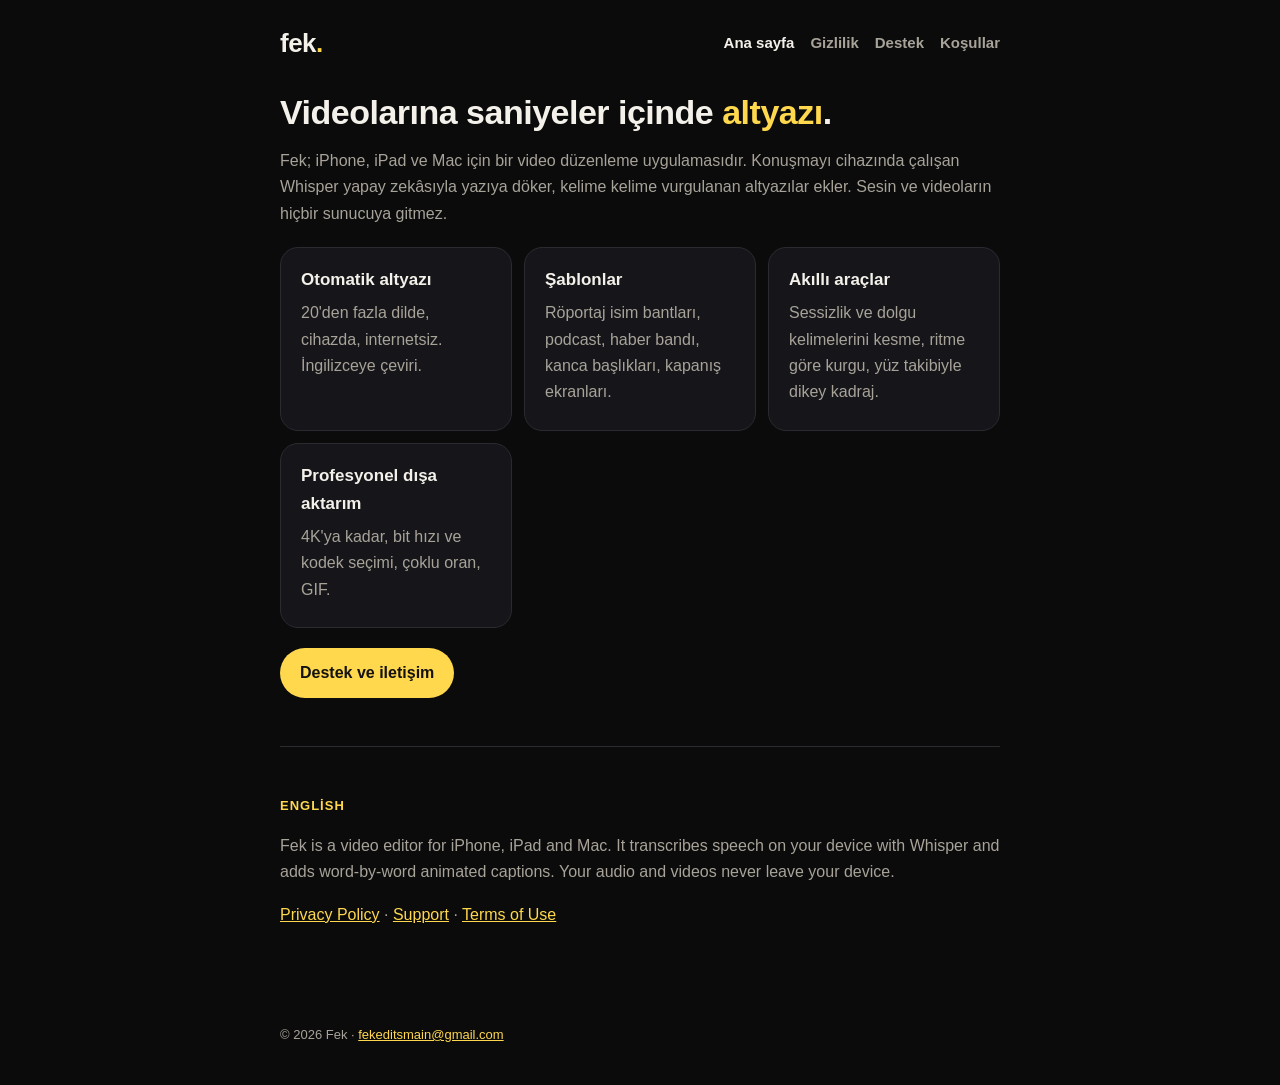
<file: index.html>
<!doctype html>
<html lang="tr">
<head>
<meta charset="utf-8">
<meta name="viewport" content="width=device-width, initial-scale=1">
<title>Fek · Otomatik altyazı ve video düzenleme</title>
<meta name="description" content="Fek: cihazda otomatik altyazı ve video düzenleme uygulaması.">
<link rel="stylesheet" href="stil.css">
</head>
<body>
<header>
  <a class="logo" href="./">fek<span>.</span></a>
  <nav>
    <a href="./" aria-current="page">Ana sayfa</a>
    <a href="gizlilik/">Gizlilik</a>
    <a href="destek/">Destek</a>
    <a href="kosullar/">Koşullar</a>
  </nav>
</header>
<main>
<h1>Videolarına saniyeler içinde <span style="color:var(--vurgu)">altyazı</span>.</h1>
<p>Fek; iPhone, iPad ve Mac için bir video düzenleme uygulamasıdır. Konuşmayı cihazında çalışan Whisper yapay zekâsıyla yazıya döker, kelime kelime vurgulanan altyazılar ekler. Sesin ve videoların hiçbir sunucuya gitmez.</p>
<div class="izgara">
  <div class="kart"><h3>Otomatik altyazı</h3><p>20'den fazla dilde, cihazda, internetsiz. İngilizceye çeviri.</p></div>
  <div class="kart"><h3>Şablonlar</h3><p>Röportaj isim bantları, podcast, haber bandı, kanca başlıkları, kapanış ekranları.</p></div>
  <div class="kart"><h3>Akıllı araçlar</h3><p>Sessizlik ve dolgu kelimelerini kesme, ritme göre kurgu, yüz takibiyle dikey kadraj.</p></div>
  <div class="kart"><h3>Profesyonel dışa aktarım</h3><p>4K'ya kadar, bit hızı ve kodek seçimi, çoklu oran, GIF.</p></div>
</div>
<p><a class="dugme" href="destek/">Destek ve iletişim</a></p>
<hr>
<p class="dil">English</p>
<p>Fek is a video editor for iPhone, iPad and Mac. It transcribes speech on your device with Whisper and adds word-by-word animated captions. Your audio and videos never leave your device.</p>
<p><a href="gizlilik/#en">Privacy Policy</a> · <a href="destek/#en">Support</a> · <a href="kosullar/#en">Terms of Use</a></p>
</main>
<footer>© 2026 Fek · <a href="mailto:fekeditsmain@gmail.com">fekeditsmain@gmail.com</a></footer>
</body>
</html>
</file>
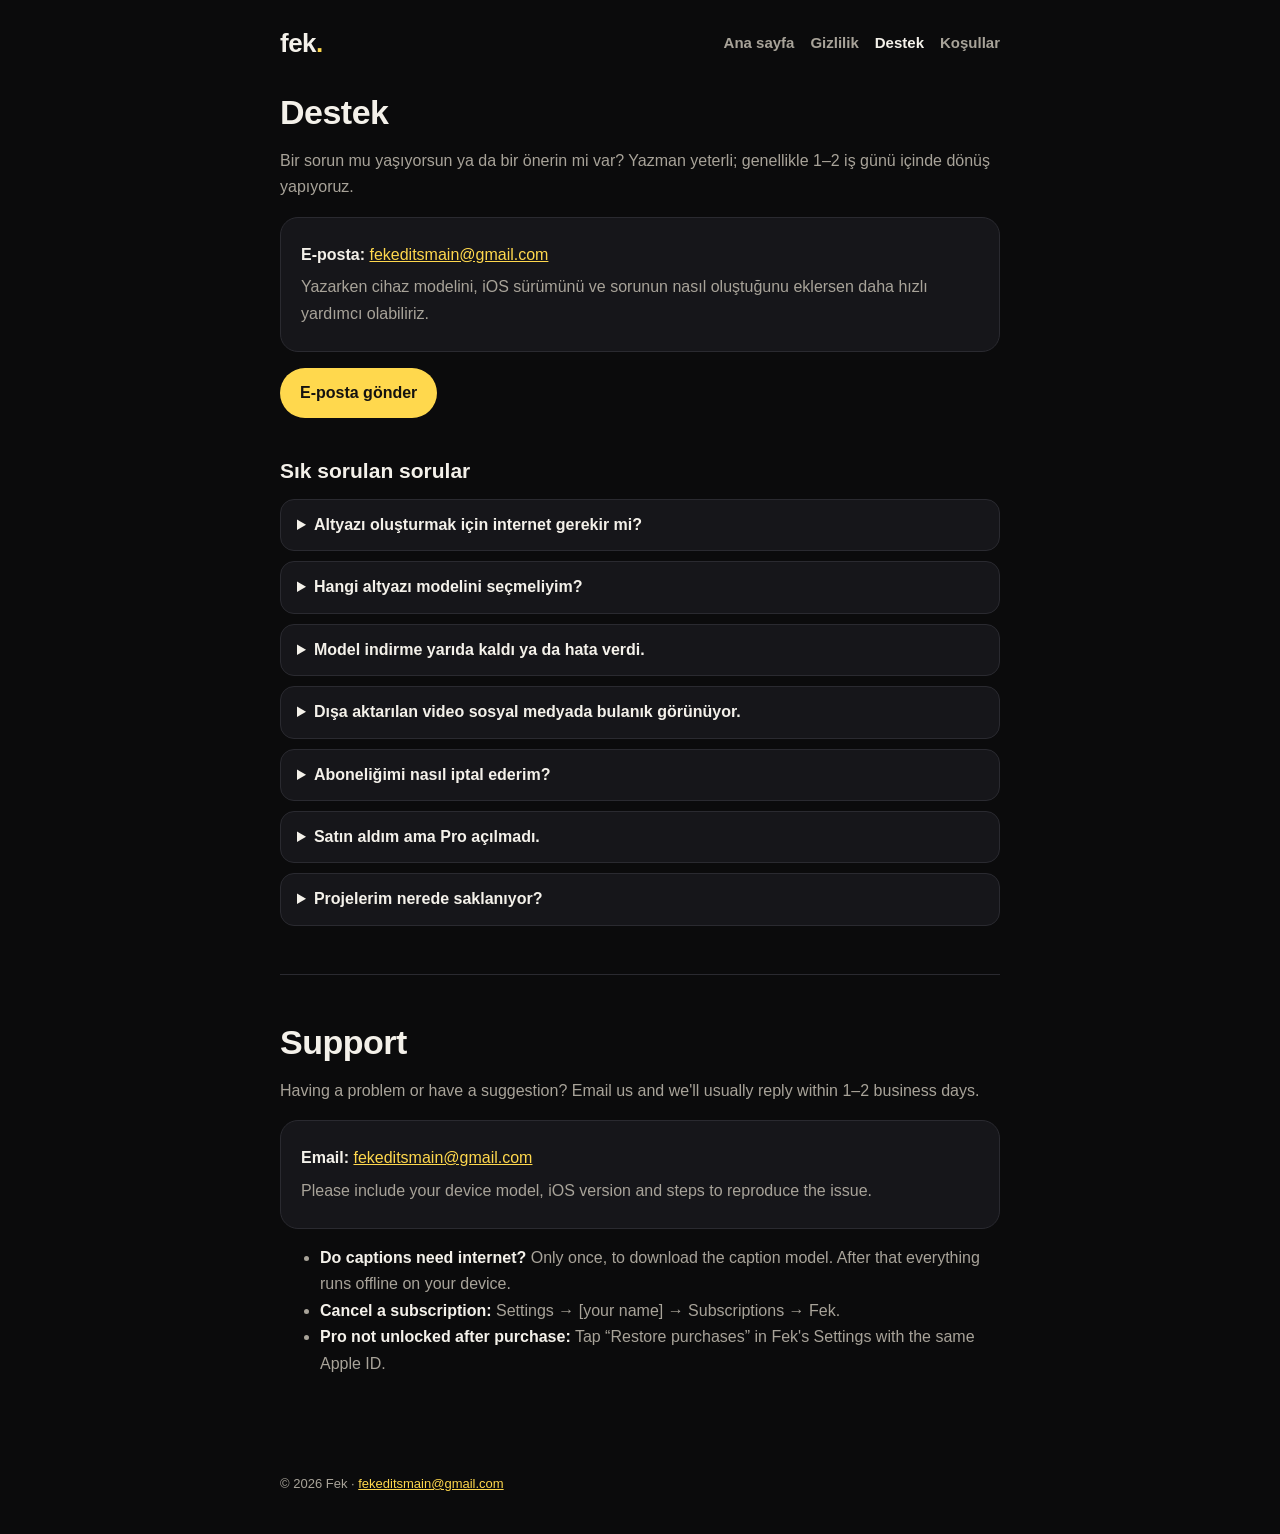
<file: destek/index.html>
<!doctype html>
<html lang="tr">
<head>
<meta charset="utf-8">
<meta name="viewport" content="width=device-width, initial-scale=1">
<title>Fek · Destek</title>
<meta name="description" content="Fek destek ve sık sorulan sorular.">
<link rel="stylesheet" href="../stil.css">
</head>
<body>
<header>
  <a class="logo" href="../">fek<span>.</span></a>
  <nav>
    <a href="../">Ana sayfa</a>
    <a href="../gizlilik/">Gizlilik</a>
    <a href="../destek/" aria-current="page">Destek</a>
    <a href="../kosullar/">Koşullar</a>
  </nav>
</header>
<main>
<h1>Destek</h1>
<p>Bir sorun mu yaşıyorsun ya da bir önerin mi var? Yazman yeterli; genellikle 1–2 iş günü içinde dönüş yapıyoruz.</p>
<div class="kart">
  <p><strong>E-posta:</strong> <a href="mailto:fekeditsmain@gmail.com?subject=Fek%20destek">fekeditsmain@gmail.com</a></p>
  <p>Yazarken cihaz modelini, iOS sürümünü ve sorunun nasıl oluştuğunu eklersen daha hızlı yardımcı olabiliriz.</p>
</div>
<p><a class="dugme" href="mailto:fekeditsmain@gmail.com?subject=Fek%20destek">E-posta gönder</a></p>
<h2>Sık sorulan sorular</h2>
<details><summary>Altyazı oluşturmak için internet gerekir mi?</summary><p>Yalnızca altyazı modelini ilk kez indirirken. Sonrasında altyazılar tamamen internetsiz, cihazında oluşturulur.</p></details>
<details><summary>Hangi altyazı modelini seçmeliyim?</summary><p>Uygulama cihazın için önerilen modeli işaretler. Hızlı model küçüktür ve eski cihazlarda iyi çalışır; En iyi (Turbo) model en doğru sonucu verir. İngilizceye çeviri için Hızlı ya da Dengeli modeli seç.</p></details>
<details><summary>Model indirme yarıda kaldı ya da hata verdi.</summary><p>Wi‑Fi'a bağlan, yeterli boş alan olduğundan emin ol (modelin yaklaşık iki katı) ve Ayarlar → Altyazı modeli ekranından tekrar dene.</p></details>
<details><summary>Dışa aktarılan video sosyal medyada bulanık görünüyor.</summary><p>Dışa aktar ekranında 1080p seçip bit hızını önerilen değerde bırak. Platformlar çok yüksek bit hızlı videoları yeniden sıkıştırır; önerilen değer bunu en aza indirir.</p></details>
<details><summary>Aboneliğimi nasıl iptal ederim?</summary><p>iPhone'da Ayarlar → [adın] → Abonelikler → Fek. İptal, mevcut dönemin sonunda geçerli olur.</p></details>
<details><summary>Satın aldım ama Pro açılmadı.</summary><p>Fek'in Ayarlar ekranında &ldquo;Satın alımları geri yükle&rdquo;ye dokun. Aynı Apple Kimliği ile giriş yaptığından emin ol.</p></details>
<details><summary>Projelerim nerede saklanıyor?</summary><p>Yalnızca cihazında, uygulamanın klasöründe. Uygulamayı silmeden önce önemli videolarını dışa aktar.</p></details>
<hr>
<h1 id="en">Support</h1>
<p>Having a problem or have a suggestion? Email us and we'll usually reply within 1–2 business days.</p>
<div class="kart"><p><strong>Email:</strong> <a href="mailto:fekeditsmain@gmail.com?subject=Fek%20support">fekeditsmain@gmail.com</a></p>
<p>Please include your device model, iOS version and steps to reproduce the issue.</p></div>
<ul>
  <li><strong>Do captions need internet?</strong> Only once, to download the caption model. After that everything runs offline on your device.</li>
  <li><strong>Cancel a subscription:</strong> Settings → [your name] → Subscriptions → Fek.</li>
  <li><strong>Pro not unlocked after purchase:</strong> Tap &ldquo;Restore purchases&rdquo; in Fek's Settings with the same Apple ID.</li>
</ul>
</main>
<footer>© 2026 Fek · <a href="mailto:fekeditsmain@gmail.com">fekeditsmain@gmail.com</a></footer>
</body>
</html>
</file>
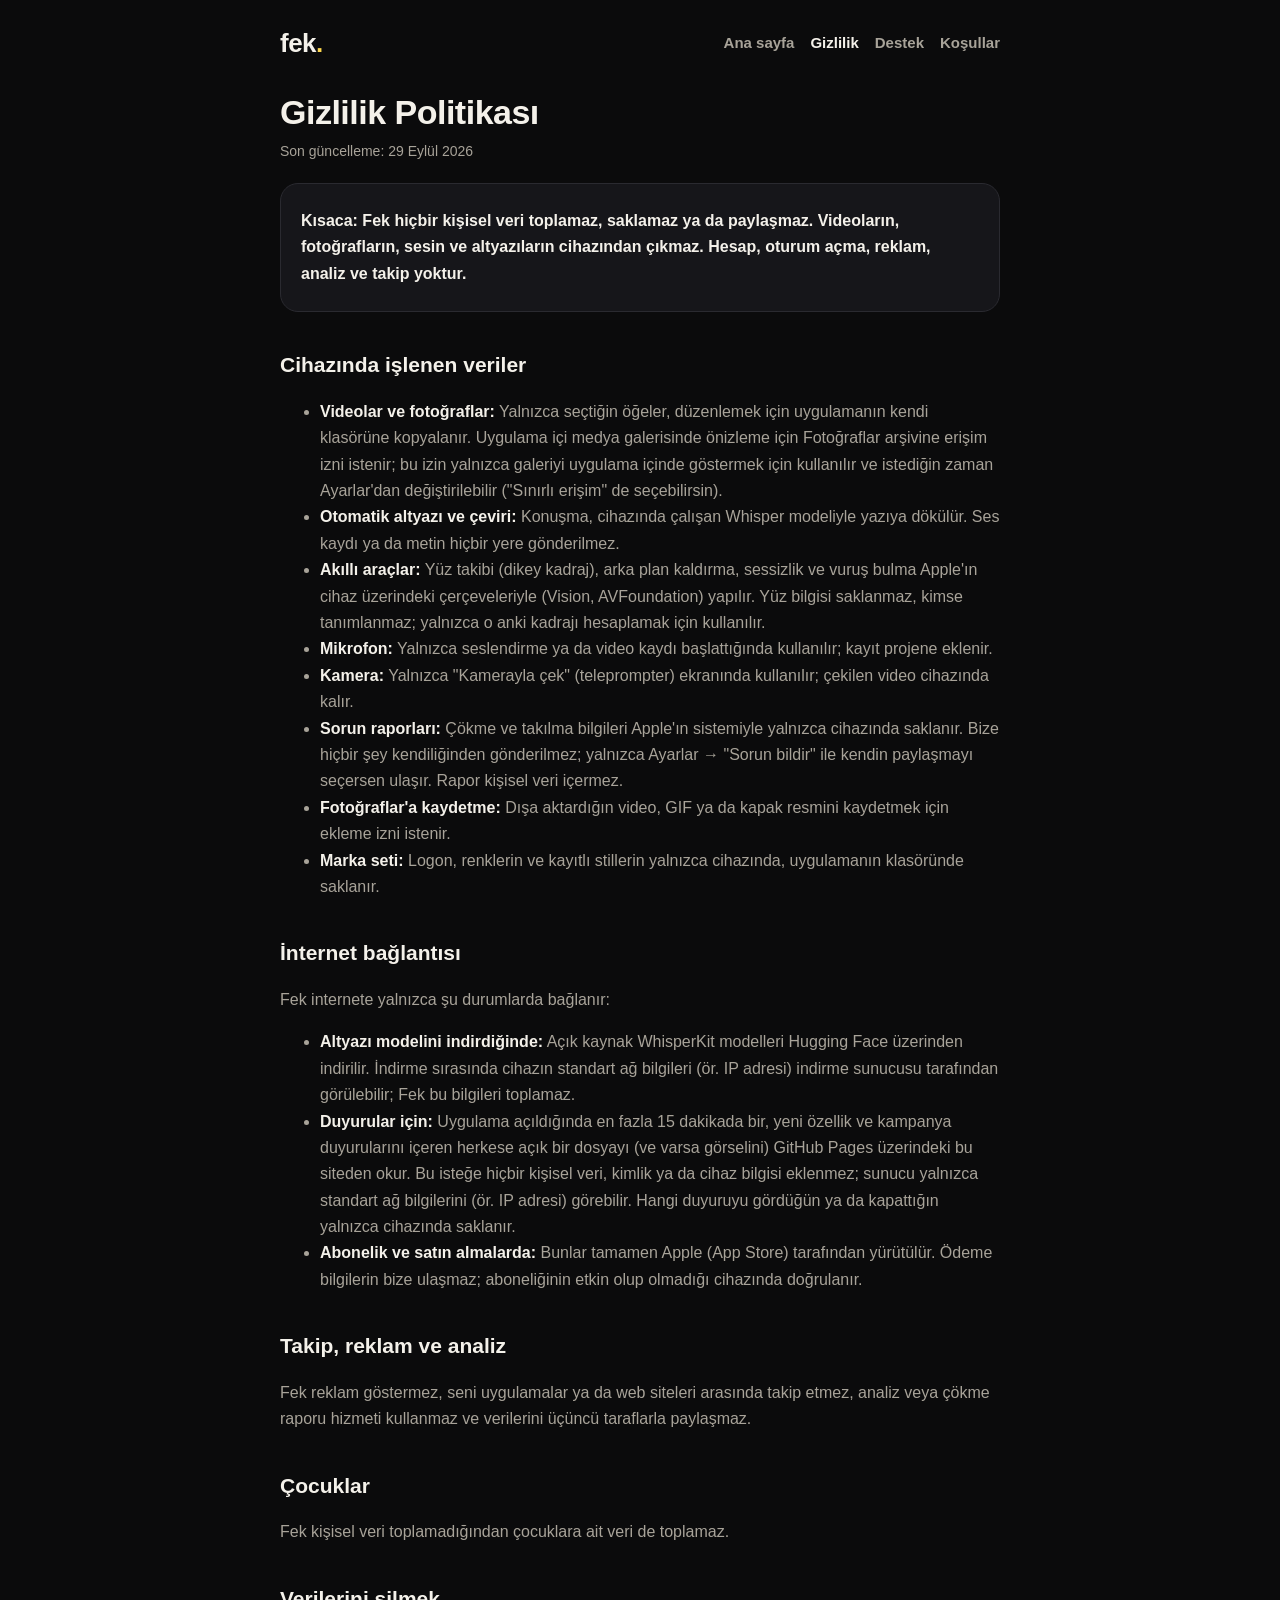
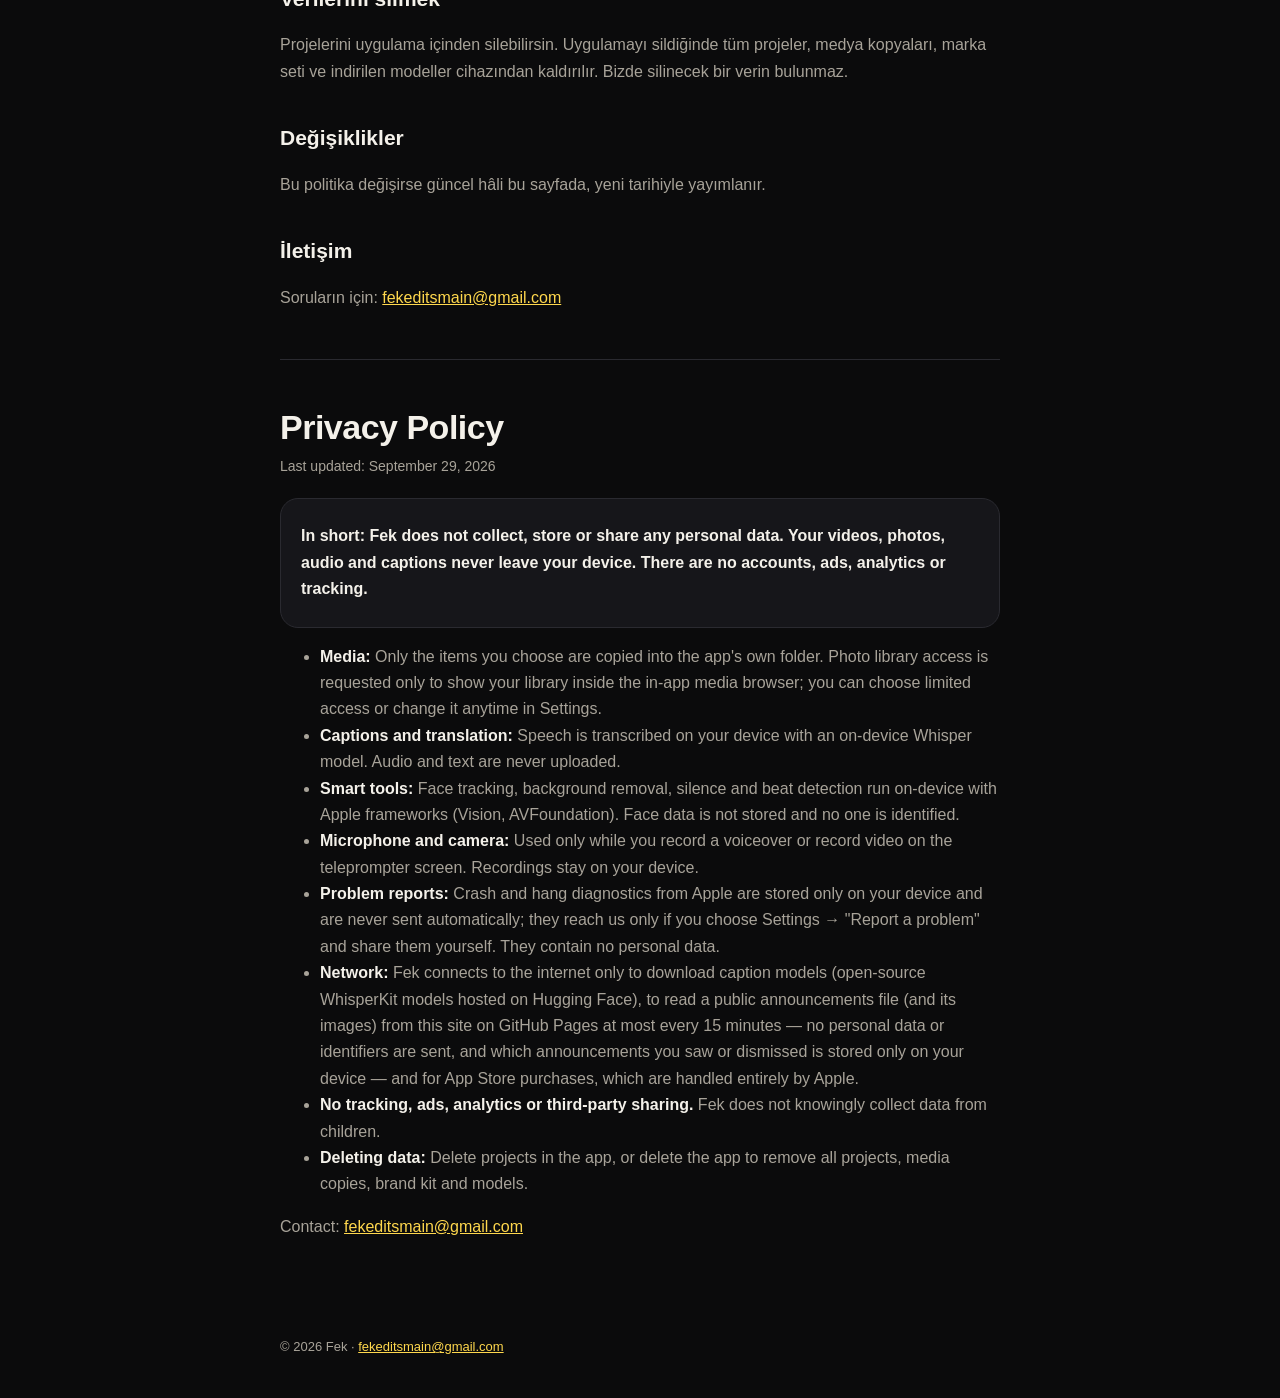
<file: gizlilik/index.html>
<!doctype html>
<html lang="tr">
<head>
<meta charset="utf-8">
<meta name="viewport" content="width=device-width, initial-scale=1">
<title>Fek · Gizlilik Politikası</title>
<meta name="description" content="Fek gizlilik politikası: hiçbir kişisel veri toplanmaz.">
<link rel="stylesheet" href="../stil.css">
</head>
<body>
<header>
  <a class="logo" href="../">fek<span>.</span></a>
  <nav>
    <a href="../">Ana sayfa</a>
    <a href="../gizlilik/" aria-current="page">Gizlilik</a>
    <a href="../destek/">Destek</a>
    <a href="../kosullar/">Koşullar</a>
  </nav>
</header>
<main>
<h1>Gizlilik Politikası</h1>
<p class="tarih">Son güncelleme: 29 Eylül 2026</p>
<div class="kart"><p><strong>Kısaca: Fek hiçbir kişisel veri toplamaz, saklamaz ya da paylaşmaz. Videoların, fotoğrafların, sesin ve altyazıların cihazından çıkmaz. Hesap, oturum açma, reklam, analiz ve takip yoktur.</strong></p></div>

<h2>Cihazında işlenen veriler</h2>
<ul>
  <li><strong>Videolar ve fotoğraflar:</strong> Yalnızca seçtiğin öğeler, düzenlemek için uygulamanın kendi klasörüne kopyalanır. Uygulama içi medya galerisinde önizleme için Fotoğraflar arşivine erişim izni istenir; bu izin yalnızca galeriyi uygulama içinde göstermek için kullanılır ve istediğin zaman Ayarlar'dan değiştirilebilir ("Sınırlı erişim" de seçebilirsin).</li>
  <li><strong>Otomatik altyazı ve çeviri:</strong> Konuşma, cihazında çalışan Whisper modeliyle yazıya dökülür. Ses kaydı ya da metin hiçbir yere gönderilmez.</li>
  <li><strong>Akıllı araçlar:</strong> Yüz takibi (dikey kadraj), arka plan kaldırma, sessizlik ve vuruş bulma Apple'ın cihaz üzerindeki çerçeveleriyle (Vision, AVFoundation) yapılır. Yüz bilgisi saklanmaz, kimse tanımlanmaz; yalnızca o anki kadrajı hesaplamak için kullanılır.</li>
  <li><strong>Mikrofon:</strong> Yalnızca seslendirme ya da video kaydı başlattığında kullanılır; kayıt projene eklenir.</li>
  <li><strong>Kamera:</strong> Yalnızca "Kamerayla çek" (teleprompter) ekranında kullanılır; çekilen video cihazında kalır.</li>
  <li><strong>Sorun raporları:</strong> Çökme ve takılma bilgileri Apple'ın sistemiyle yalnızca cihazında saklanır. Bize hiçbir şey kendiliğinden gönderilmez; yalnızca Ayarlar → "Sorun bildir" ile kendin paylaşmayı seçersen ulaşır. Rapor kişisel veri içermez.</li>
  <li><strong>Fotoğraflar'a kaydetme:</strong> Dışa aktardığın video, GIF ya da kapak resmini kaydetmek için ekleme izni istenir.</li>
  <li><strong>Marka seti:</strong> Logon, renklerin ve kayıtlı stillerin yalnızca cihazında, uygulamanın klasöründe saklanır.</li>
</ul>

<h2>İnternet bağlantısı</h2>
<p>Fek internete yalnızca şu durumlarda bağlanır:</p>
<ul>
  <li><strong>Altyazı modelini indirdiğinde:</strong> Açık kaynak WhisperKit modelleri Hugging Face üzerinden indirilir. İndirme sırasında cihazın standart ağ bilgileri (ör. IP adresi) indirme sunucusu tarafından görülebilir; Fek bu bilgileri toplamaz.</li>
  <li><strong>Duyurular için:</strong> Uygulama açıldığında en fazla 15 dakikada bir, yeni özellik ve kampanya duyurularını içeren herkese açık bir dosyayı (ve varsa görselini) GitHub Pages üzerindeki bu siteden okur. Bu isteğe hiçbir kişisel veri, kimlik ya da cihaz bilgisi eklenmez; sunucu yalnızca standart ağ bilgilerini (ör. IP adresi) görebilir. Hangi duyuruyu gördüğün ya da kapattığın yalnızca cihazında saklanır.</li>
  <li><strong>Abonelik ve satın almalarda:</strong> Bunlar tamamen Apple (App Store) tarafından yürütülür. Ödeme bilgilerin bize ulaşmaz; aboneliğinin etkin olup olmadığı cihazında doğrulanır.</li>
</ul>

<h2>Takip, reklam ve analiz</h2>
<p>Fek reklam göstermez, seni uygulamalar ya da web siteleri arasında takip etmez, analiz veya çökme raporu hizmeti kullanmaz ve verilerini üçüncü taraflarla paylaşmaz.</p>

<h2>Çocuklar</h2>
<p>Fek kişisel veri toplamadığından çocuklara ait veri de toplamaz.</p>

<h2>Verilerini silmek</h2>
<p>Projelerini uygulama içinden silebilirsin. Uygulamayı sildiğinde tüm projeler, medya kopyaları, marka seti ve indirilen modeller cihazından kaldırılır. Bizde silinecek bir verin bulunmaz.</p>

<h2>Değişiklikler</h2>
<p>Bu politika değişirse güncel hâli bu sayfada, yeni tarihiyle yayımlanır.</p>

<h2>İletişim</h2>
<p>Soruların için: <a href="mailto:fekeditsmain@gmail.com">fekeditsmain@gmail.com</a></p>

<hr>
<h1 id="en">Privacy Policy</h1>
<p class="tarih">Last updated: September 29, 2026</p>
<div class="kart"><p><strong>In short: Fek does not collect, store or share any personal data. Your videos, photos, audio and captions never leave your device. There are no accounts, ads, analytics or tracking.</strong></p></div>
<ul>
  <li><strong>Media:</strong> Only the items you choose are copied into the app's own folder. Photo library access is requested only to show your library inside the in-app media browser; you can choose limited access or change it anytime in Settings.</li>
  <li><strong>Captions and translation:</strong> Speech is transcribed on your device with an on-device Whisper model. Audio and text are never uploaded.</li>
  <li><strong>Smart tools:</strong> Face tracking, background removal, silence and beat detection run on-device with Apple frameworks (Vision, AVFoundation). Face data is not stored and no one is identified.</li>
  <li><strong>Microphone and camera:</strong> Used only while you record a voiceover or record video on the teleprompter screen. Recordings stay on your device.</li>
  <li><strong>Problem reports:</strong> Crash and hang diagnostics from Apple are stored only on your device and are never sent automatically; they reach us only if you choose Settings → "Report a problem" and share them yourself. They contain no personal data.</li>
  <li><strong>Network:</strong> Fek connects to the internet only to download caption models (open-source WhisperKit models hosted on Hugging Face), to read a public announcements file (and its images) from this site on GitHub Pages at most every 15 minutes — no personal data or identifiers are sent, and which announcements you saw or dismissed is stored only on your device — and for App Store purchases, which are handled entirely by Apple.</li>
  <li><strong>No tracking, ads, analytics or third-party sharing.</strong> Fek does not knowingly collect data from children.</li>
  <li><strong>Deleting data:</strong> Delete projects in the app, or delete the app to remove all projects, media copies, brand kit and models.</li>
</ul>
<p>Contact: <a href="mailto:fekeditsmain@gmail.com">fekeditsmain@gmail.com</a></p>
</main>
<footer>© 2026 Fek · <a href="mailto:fekeditsmain@gmail.com">fekeditsmain@gmail.com</a></footer>
</body>
</html>
</file>
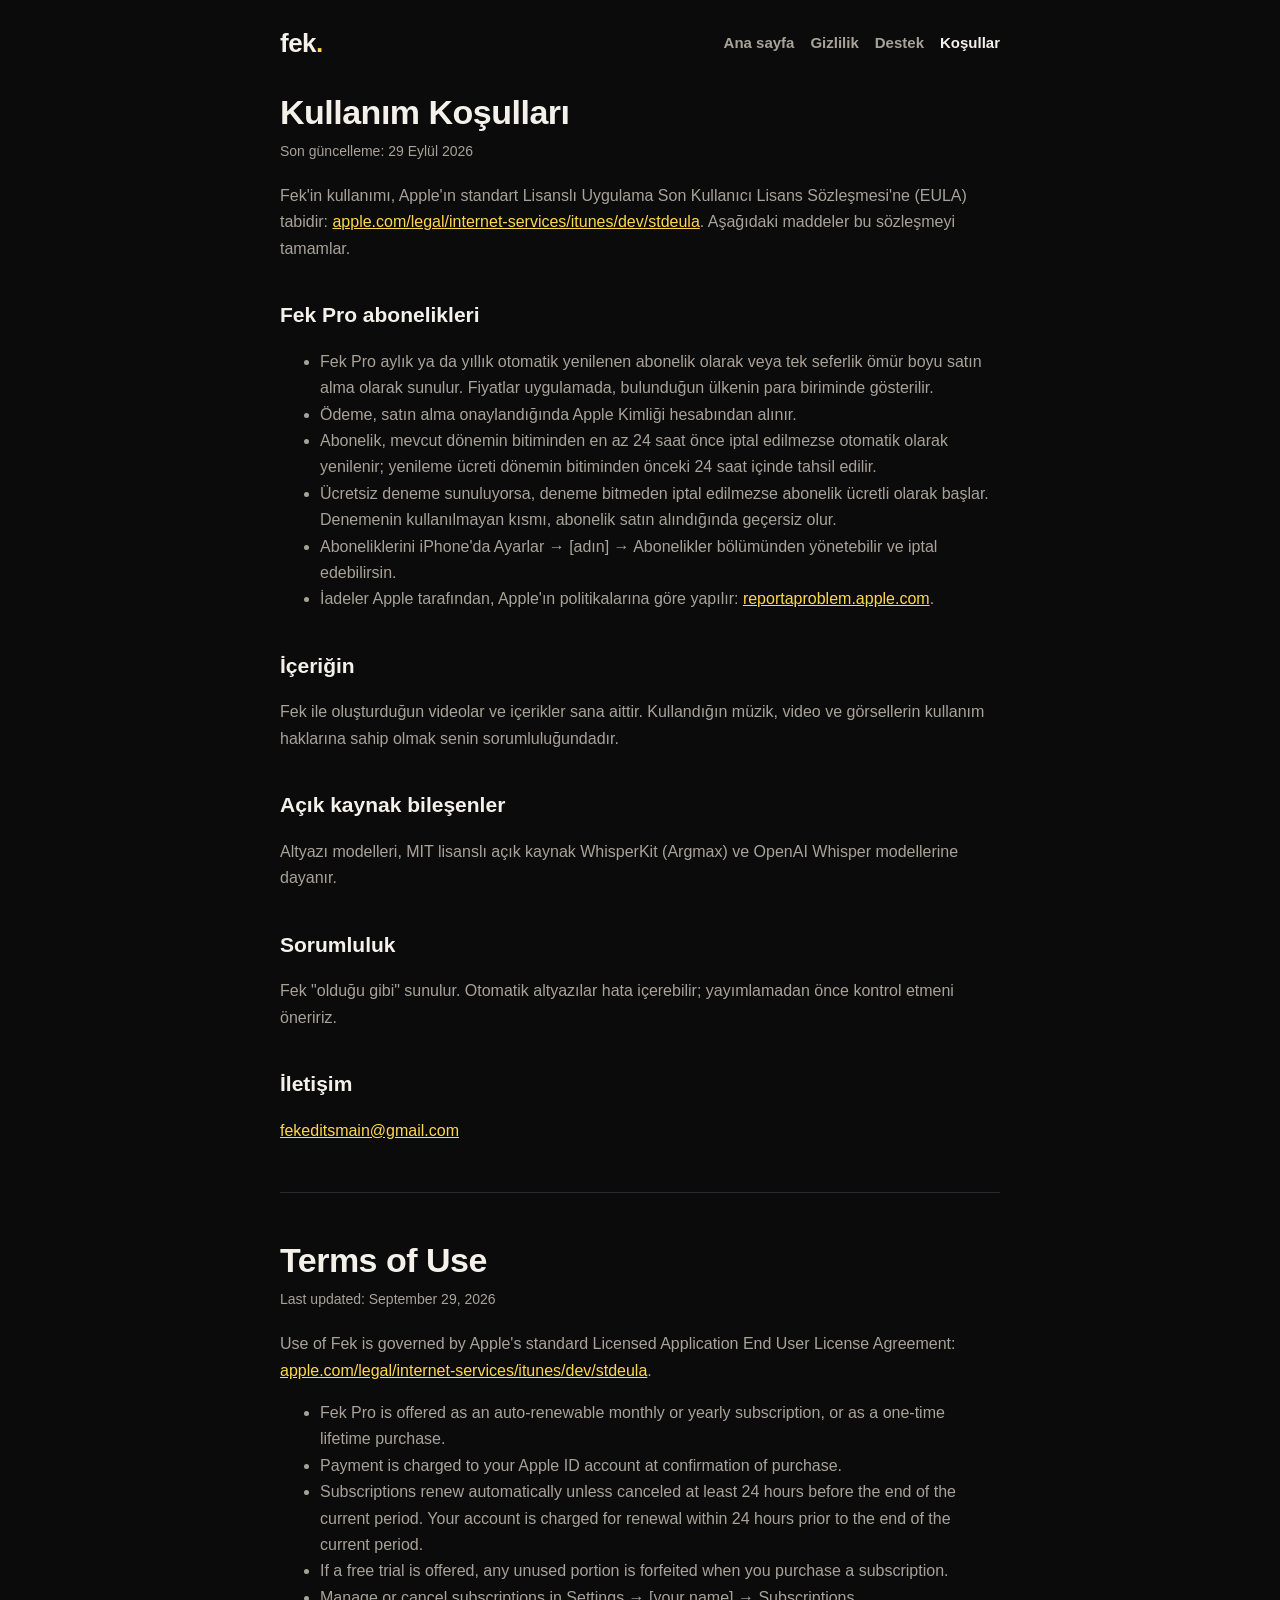
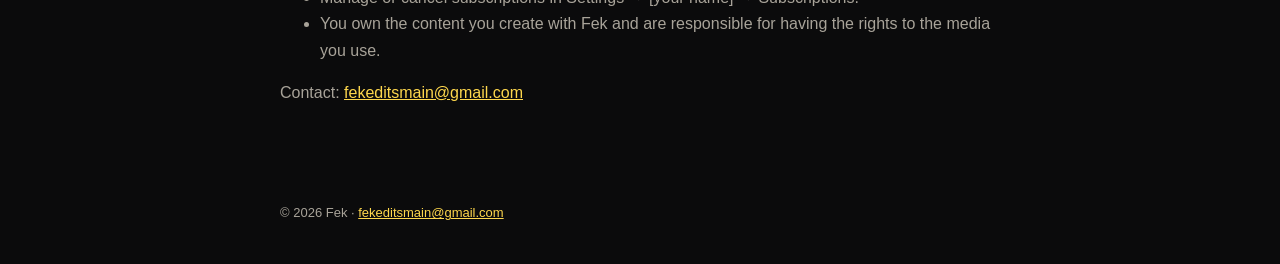
<file: kosullar/index.html>
<!doctype html>
<html lang="tr">
<head>
<meta charset="utf-8">
<meta name="viewport" content="width=device-width, initial-scale=1">
<title>Fek · Kullanım Koşulları</title>
<meta name="description" content="Fek kullanım koşulları ve abonelik şartları.">
<link rel="stylesheet" href="../stil.css">
</head>
<body>
<header>
  <a class="logo" href="../">fek<span>.</span></a>
  <nav>
    <a href="../">Ana sayfa</a>
    <a href="../gizlilik/">Gizlilik</a>
    <a href="../destek/">Destek</a>
    <a href="../kosullar/" aria-current="page">Koşullar</a>
  </nav>
</header>
<main>
<h1>Kullanım Koşulları</h1>
<p class="tarih">Son güncelleme: 29 Eylül 2026</p>
<p>Fek'in kullanımı, Apple'ın standart Lisanslı Uygulama Son Kullanıcı Lisans Sözleşmesi'ne (EULA) tabidir: <a href="https://www.apple.com/legal/internet-services/itunes/dev/stdeula/">apple.com/legal/internet-services/itunes/dev/stdeula</a>. Aşağıdaki maddeler bu sözleşmeyi tamamlar.</p>

<h2>Fek Pro abonelikleri</h2>
<ul>
  <li>Fek Pro aylık ya da yıllık otomatik yenilenen abonelik olarak veya tek seferlik ömür boyu satın alma olarak sunulur. Fiyatlar uygulamada, bulunduğun ülkenin para biriminde gösterilir.</li>
  <li>Ödeme, satın alma onaylandığında Apple Kimliği hesabından alınır.</li>
  <li>Abonelik, mevcut dönemin bitiminden en az 24 saat önce iptal edilmezse otomatik olarak yenilenir; yenileme ücreti dönemin bitiminden önceki 24 saat içinde tahsil edilir.</li>
  <li>Ücretsiz deneme sunuluyorsa, deneme bitmeden iptal edilmezse abonelik ücretli olarak başlar. Denemenin kullanılmayan kısmı, abonelik satın alındığında geçersiz olur.</li>
  <li>Aboneliklerini iPhone'da Ayarlar → [adın] → Abonelikler bölümünden yönetebilir ve iptal edebilirsin.</li>
  <li>İadeler Apple tarafından, Apple'ın politikalarına göre yapılır: <a href="https://reportaproblem.apple.com">reportaproblem.apple.com</a>.</li>
</ul>

<h2>İçeriğin</h2>
<p>Fek ile oluşturduğun videolar ve içerikler sana aittir. Kullandığın müzik, video ve görsellerin kullanım haklarına sahip olmak senin sorumluluğundadır.</p>

<h2>Açık kaynak bileşenler</h2>
<p>Altyazı modelleri, MIT lisanslı açık kaynak WhisperKit (Argmax) ve OpenAI Whisper modellerine dayanır.</p>

<h2>Sorumluluk</h2>
<p>Fek "olduğu gibi" sunulur. Otomatik altyazılar hata içerebilir; yayımlamadan önce kontrol etmeni öneririz.</p>

<h2>İletişim</h2>
<p><a href="mailto:fekeditsmain@gmail.com">fekeditsmain@gmail.com</a></p>

<hr>
<h1 id="en">Terms of Use</h1>
<p class="tarih">Last updated: September 29, 2026</p>
<p>Use of Fek is governed by Apple's standard Licensed Application End User License Agreement: <a href="https://www.apple.com/legal/internet-services/itunes/dev/stdeula/">apple.com/legal/internet-services/itunes/dev/stdeula</a>.</p>
<ul>
  <li>Fek Pro is offered as an auto-renewable monthly or yearly subscription, or as a one-time lifetime purchase.</li>
  <li>Payment is charged to your Apple ID account at confirmation of purchase.</li>
  <li>Subscriptions renew automatically unless canceled at least 24 hours before the end of the current period. Your account is charged for renewal within 24 hours prior to the end of the current period.</li>
  <li>If a free trial is offered, any unused portion is forfeited when you purchase a subscription.</li>
  <li>Manage or cancel subscriptions in Settings → [your name] → Subscriptions.</li>
  <li>You own the content you create with Fek and are responsible for having the rights to the media you use.</li>
</ul>
<p>Contact: <a href="mailto:fekeditsmain@gmail.com">fekeditsmain@gmail.com</a></p>
</main>
<footer>© 2026 Fek · <a href="mailto:fekeditsmain@gmail.com">fekeditsmain@gmail.com</a></footer>
</body>
</html>
</file>
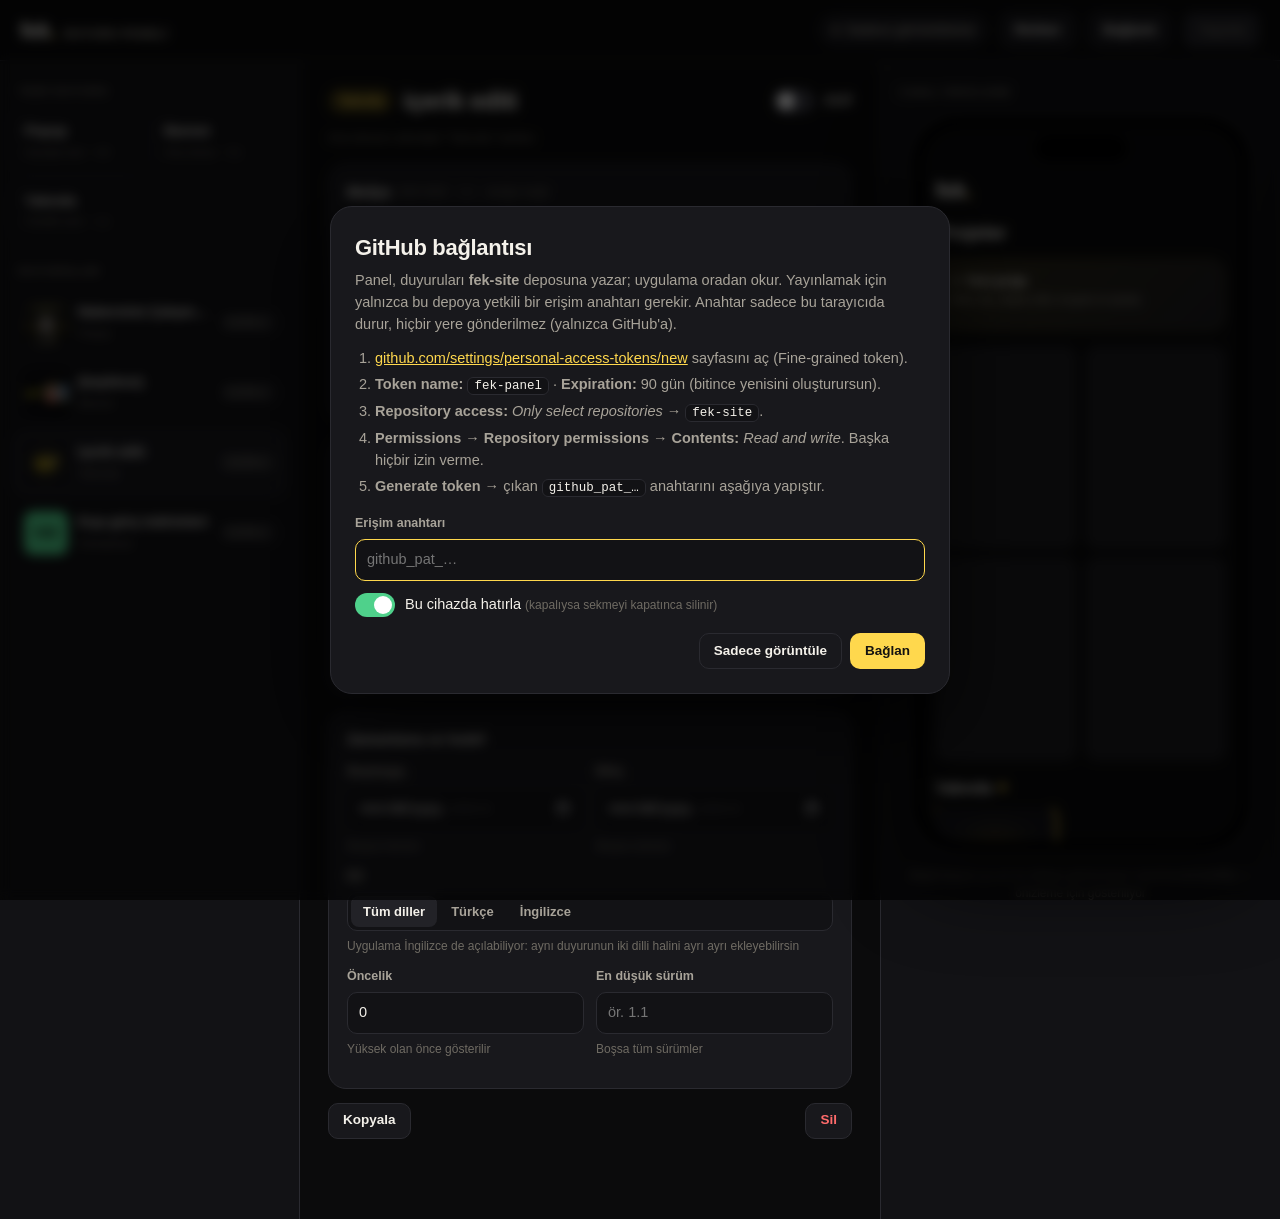
<file: panel/index.html>
<!doctype html>
<html lang="tr">
<head>
<meta charset="utf-8">
<meta name="viewport" content="width=device-width, initial-scale=1">
<meta name="robots" content="noindex, nofollow">
<meta name="referrer" content="no-referrer">
<title>Fek Duyuru Paneli</title>
<link rel="icon" href="data:image/svg+xml,%3Csvg xmlns='http://www.w3.org/2000/svg' viewBox='0 0 64 64'%3E%3Crect width='64' height='64' rx='16' fill='%230b0b0c'/%3E%3Ctext x='50%25' y='54%25' text-anchor='middle' dominant-baseline='middle' font-family='Arial' font-weight='900' font-size='34' fill='%23ffd84d'%3Ef.%3C/text%3E%3C/svg%3E">
<style>
:root {
  --zemin:#0b0b0c; --yuzey:#121215; --kart:#18181c; --kartAcik:#222227; --kenar:#2a2a30; --kenarAcik:#3a3a42;
  --metin:#f4f1ea; --ikincil:#a8a399; --soluk:#6f6b63; --vurgu:#ffd84d; --vurguKoyu:#3a3212;
  --yesil:#4fd18b; --kirmizi:#ff6b6b; --mavi:#6aa8ff; --turuncu:#ffa94d;
  --r:14px;
}
* { box-sizing:border-box; }
html,body { height:100%; }
body { margin:0; background:var(--zemin); color:var(--metin); font:14.5px/1.5 -apple-system,BlinkMacSystemFont,"Segoe UI",Roboto,sans-serif; -webkit-font-smoothing:antialiased; }
button,input,select,textarea { font:inherit; color:inherit; }
button { cursor:pointer; }
a { color:var(--vurgu); }
.gizli { display:none !important; }
body.ucretsiz [data-pro] { display:none !important; }

/* Üst çubuk */
.ust { position:sticky; top:0; z-index:20; display:flex; align-items:center; gap:12px; padding:12px 20px; background:rgba(11,11,12,.86); backdrop-filter:blur(14px); border-bottom:1px solid var(--kenar); }
.logo { font-weight:900; font-size:22px; letter-spacing:-.5px; }
.logo span { color:var(--vurgu); }
.logo small { font-size:12px; font-weight:700; color:var(--ikincil); margin-left:8px; letter-spacing:.5px; text-transform:uppercase; }
.bosluk { flex:1; }
.cip { display:inline-flex; align-items:center; gap:7px; height:32px; padding:0 12px; border-radius:999px; background:var(--kart); border:1px solid var(--kenar); color:var(--ikincil); font-size:13px; font-weight:600; }
.cip i { width:8px; height:8px; border-radius:50%; background:var(--soluk); }
.cip.iyi i { background:var(--yesil); box-shadow:0 0 0 3px rgba(79,209,139,.18); }
.cip.kotu i { background:var(--kirmizi); }
.btn { height:36px; padding:0 14px; border-radius:10px; border:1px solid var(--kenar); background:var(--kart); font-weight:650; font-size:13.5px; display:inline-flex; align-items:center; gap:7px; white-space:nowrap; }
.btn:hover { border-color:var(--kenarAcik); background:var(--kartAcik); }
.btn.ana { background:var(--vurgu); color:#141210; border-color:transparent; font-weight:800; }
.btn.ana:hover { filter:brightness(1.06); }
.btn.ana:disabled { background:var(--kartAcik); color:var(--soluk); cursor:default; filter:none; }
.btn.tehlike { color:var(--kirmizi); }
.btn.kucuk { height:30px; padding:0 10px; font-size:12.5px; border-radius:8px; }
.rozet { min-width:20px; height:20px; padding:0 6px; border-radius:999px; background:#141210; color:var(--vurgu); font-size:11.5px; display:inline-grid; place-items:center; }

/* Düzen */
.duzen { display:grid; grid-template-columns:300px minmax(0,1fr) 400px; gap:0; min-height:calc(100vh - 61px); }
.sol { border-right:1px solid var(--kenar); padding:18px 14px; background:var(--yuzey); }
.orta { padding:22px 28px 80px; min-width:0; }
.sag { border-left:1px solid var(--kenar); padding:22px 18px; background:var(--yuzey); }
.sag-ic { position:sticky; top:84px; }
@media (max-width:1180px) { .duzen { grid-template-columns:280px minmax(0,1fr); } .sag { grid-column:1 / -1; border-left:0; border-top:1px solid var(--kenar); } .sag-ic { position:static; } }
@media (max-width:760px) { .duzen { grid-template-columns:1fr; } .sol { border-right:0; border-bottom:1px solid var(--kenar); } .orta { padding:18px 16px 60px; } .ust { padding:10px 16px; flex-wrap:wrap; } .logo small { display:none; } .birak { flex-direction:column; align-items:stretch; } .birak .kutu { width:100%; max-width:240px; align-self:center; } }

.baslik-kucuk { font-size:11.5px; font-weight:800; letter-spacing:1.1px; text-transform:uppercase; color:var(--soluk); margin:4px 4px 10px; }
.yeni-izgara { display:grid; grid-template-columns:1fr 1fr; gap:8px; margin-bottom:22px; }
.yeni { border:1px dashed var(--kenarAcik); background:transparent; border-radius:12px; padding:10px; text-align:left; display:flex; flex-direction:column; gap:2px; }
.yeni:hover { border-color:var(--vurgu); background:rgba(255,216,77,.05); }
.yeni b { font-size:13.5px; }
.yeni span { font-size:11.5px; color:var(--soluk); }
.liste { display:flex; flex-direction:column; gap:6px; }
.oge { display:flex; gap:10px; align-items:center; padding:9px; border-radius:12px; border:1px solid transparent; background:transparent; text-align:left; width:100%; }
.oge:hover { background:var(--kart); }
.oge.secili { background:var(--kart); border-color:var(--kenarAcik); }
.oge .kucukresim { width:44px; height:44px; border-radius:9px; background:var(--kartAcik); flex:none; overflow:hidden; display:grid; place-items:center; color:var(--soluk); font-size:18px; }
.oge .kucukresim img, .oge .kucukresim video { width:100%; height:100%; object-fit:cover; }
.oge .yazi { min-width:0; flex:1; }
.oge .yazi b { display:block; font-size:13.5px; white-space:nowrap; overflow:hidden; text-overflow:ellipsis; }
.oge .yazi span { font-size:11.5px; color:var(--soluk); }
.durum { font-size:10.5px; font-weight:800; letter-spacing:.4px; text-transform:uppercase; padding:2px 7px; border-radius:6px; flex:none; }
.durum.yayinda { background:rgba(79,209,139,.14); color:var(--yesil); }
.durum.zamanli { background:rgba(106,168,255,.14); color:var(--mavi); }
.durum.bitti { background:rgba(255,255,255,.06); color:var(--soluk); }
.durum.kapali { background:rgba(255,255,255,.06); color:var(--soluk); }
.durum.taslak { background:rgba(255,169,77,.14); color:var(--turuncu); }
.bos-liste { color:var(--soluk); font-size:13px; padding:14px 6px; line-height:1.5; }

/* Editör */
.bos-editor { max-width:560px; margin:60px auto; text-align:center; color:var(--ikincil); }
.bos-editor h2 { color:var(--metin); font-size:24px; margin:0 0 8px; letter-spacing:-.3px; }
.ed-ust { display:flex; align-items:center; gap:10px; margin-bottom:18px; flex-wrap:wrap; }
.ed-ust h1 { font-size:24px; margin:0; letter-spacing:-.4px; }
.tur-etiket { font-size:12px; font-weight:800; padding:4px 10px; border-radius:999px; background:var(--vurguKoyu); color:var(--vurgu); }
.bolum { background:var(--kart); border:1px solid var(--kenar); border-radius:18px; padding:18px; margin-bottom:14px; }
.bolum h3 { margin:0 0 12px; font-size:14px; display:flex; align-items:center; gap:8px; }
.bolum h3 small { color:var(--soluk); font-weight:500; font-size:12.5px; }
.satir { display:grid; grid-template-columns:repeat(auto-fit,minmax(180px,1fr)); gap:12px; }
.alan { display:flex; flex-direction:column; gap:6px; margin-bottom:12px; min-width:0; }
.alan:last-child { margin-bottom:0; }
.alan label { font-size:12.5px; font-weight:700; color:var(--ikincil); display:flex; justify-content:space-between; gap:8px; }
.alan label em { font-style:normal; font-weight:500; color:var(--soluk); }
input[type=text],input[type=url],input[type=number],input[type=datetime-local],input[type=password],textarea,select {
  width:100%; background:var(--yuzey); border:1px solid var(--kenar); border-radius:10px; padding:9px 11px; outline:none; transition:border-color .15s;
}
textarea { resize:vertical; min-height:74px; }
input:focus,textarea:focus,select:focus { border-color:var(--vurgu); }
input[type=datetime-local] { color-scheme:dark; }
.hata-alan { border-color:var(--kirmizi) !important; }
.ipucu { font-size:12px; color:var(--soluk); }
.hata-yazi { font-size:12px; color:var(--kirmizi); }
.segment { display:inline-flex; background:var(--yuzey); border:1px solid var(--kenar); border-radius:10px; padding:3px; gap:2px; flex-wrap:wrap; }
.segment button { border:0; background:transparent; padding:6px 12px; border-radius:8px; font-size:13px; font-weight:650; color:var(--ikincil); }
.segment button.acik { background:var(--kartAcik); color:var(--metin); box-shadow:0 1px 0 rgba(255,255,255,.05) inset; }
.anahtar { display:flex; align-items:center; gap:10px; cursor:pointer; user-select:none; }
.anahtar input { display:none; }
.anahtar .ray { width:40px; height:24px; border-radius:999px; background:var(--kenarAcik); position:relative; transition:background .2s; flex:none; }
.anahtar .ray::after { content:""; position:absolute; top:3px; left:3px; width:18px; height:18px; border-radius:50%; background:#fff; transition:transform .2s; }
.anahtar input:checked + .ray { background:var(--yesil); }
.anahtar input:checked + .ray::after { transform:translateX(16px); }
.renkler { display:flex; gap:8px; flex-wrap:wrap; align-items:center; }
.renk { width:28px; height:28px; border-radius:50%; border:2px solid transparent; outline:1px solid var(--kenar); }
.renk.acik { border-color:var(--metin); }
.renkler input[type=color] { width:32px; height:32px; border:0; background:none; padding:0; }

/* Medya bırakma alanı */
.birak { border:1.5px dashed var(--kenarAcik); border-radius:14px; padding:18px; display:flex; gap:16px; align-items:center; background:var(--yuzey); transition:border-color .15s, background .15s; }
.birak.uzerinde { border-color:var(--vurgu); background:rgba(255,216,77,.06); }
.birak .kutu { flex:none; width:120px; background:var(--kartAcik); border-radius:10px; overflow:hidden; display:grid; place-items:center; color:var(--soluk); font-size:12px; text-align:center; }
.birak .kutu img,.birak .kutu video { width:100%; height:100%; object-fit:cover; display:block; }
.birak .bilgi { flex:1; min-width:0; }
.birak .bilgi b { display:block; margin-bottom:2px; }
.olcu-tablo { display:grid; grid-template-columns:auto 1fr; gap:3px 12px; font-size:12.5px; margin:8px 0 10px; color:var(--ikincil); }
.olcu-tablo span:nth-child(odd) { color:var(--soluk); }
.kirp { margin-top:12px; display:flex; flex-direction:column; gap:8px; }
.kirp input[type=range] { width:100%; accent-color:var(--vurgu); }
.medya-durum { font-size:12.5px; margin-top:6px; }
.medya-durum.iyi { color:var(--yesil); } .medya-durum.uyari { color:var(--turuncu); } .medya-durum.kotu { color:var(--kirmizi); }

.alt-cubuk { display:flex; gap:8px; flex-wrap:wrap; margin-top:6px; }

/* Telefon önizleme */
.onz-ust { display:flex; align-items:center; justify-content:space-between; gap:8px; margin-bottom:14px; flex-wrap:wrap; }
.telefon { width:340px; max-width:100%; margin:0 auto; aspect-ratio:9/19.5; border-radius:48px; background:#000; padding:11px; box-shadow:0 0 0 2px #2c2c31, 0 30px 80px rgba(0,0,0,.6); position:relative; }
.ekran { width:100%; height:100%; border-radius:38px; background:#0b0b0c; overflow:hidden; position:relative; font-size:12px; }
.ekran .centik { position:absolute; top:9px; left:50%; transform:translateX(-50%); width:92px; height:26px; border-radius:20px; background:#000; z-index:5; }
.ekran .kaydir { position:absolute; inset:0; overflow-y:auto; padding:48px 14px 20px; scrollbar-width:none; }
.ekran .kaydir::-webkit-scrollbar { display:none; }
.e-baslik { display:flex; align-items:center; justify-content:space-between; margin-bottom:12px; }
.e-baslik b { font-size:22px; font-weight:900; letter-spacing:-.5px; }
.e-baslik b span { color:var(--vurgu); }
.e-pro { font-size:10.5px; font-weight:800; color:#141210; background:var(--vurgu); padding:5px 9px; border-radius:999px; }
.e-kart { border-radius:13px; background:#1c1c1f; }
.e-yeni { height:74px; border-radius:16px; background:linear-gradient(135deg,#2a2618,#1c1c1f); border:1px solid #3a3212; margin:10px 0 14px; padding:12px; }
.e-yeni b { display:block; font-size:13px; } .e-yeni span { color:#a8a399; font-size:10.5px; }
.e-alt { font-size:15px; font-weight:800; margin:4px 0 8px; }
.e-izgara { display:grid; grid-template-columns:1fr 1fr; gap:8px; margin-bottom:16px; }
.e-izgara div { aspect-ratio:9/13; border-radius:12px; background:#1c1c1f; }
.o-banner { position:relative; border-radius:12px; overflow:hidden; aspect-ratio:3/1; }
.o-banner img,.o-banner video { width:100%; height:100%; object-fit:cover; display:block; }
.o-banner .metinli { position:absolute; inset:0; padding:11px 12px; display:flex; flex-direction:column; justify-content:center; gap:2px; border-radius:12px; }
.o-banner .metinli b { font-size:13px; line-height:1.2; display:-webkit-box; -webkit-line-clamp:2; -webkit-box-orient:vertical; overflow:hidden; }
.o-banner .metinli span { font-size:10px; color:#a8a399; line-height:1.25; display:-webkit-box; -webkit-line-clamp:2; -webkit-box-orient:vertical; overflow:hidden; }
.o-banner .metinli i { font-style:normal; align-self:flex-start; margin-top:3px; font-size:9.5px; font-weight:800; color:#000; padding:3px 8px; border-radius:999px; }
.o-x { position:absolute; top:6px; right:6px; width:18px; height:18px; border-radius:50%; background:rgba(0,0,0,.45); color:#fff; font-size:9px; display:grid; place-items:center; font-weight:800; }
.o-noktalar { display:flex; gap:4px; justify-content:center; margin:6px 0 12px; }
.o-noktalar i { width:5px; height:5px; border-radius:3px; background:#2a2a30; } .o-noktalar i.a { width:12px; background:var(--vurgu); }
.o-yakinda { display:flex; gap:9px; overflow-x:auto; scrollbar-width:none; margin-bottom:10px; }
.o-yakinda::-webkit-scrollbar { display:none; }
.o-yk { width:118px; flex:none; }
.o-yk .m { aspect-ratio:1; border-radius:11px; background:#242428; overflow:hidden; display:grid; place-items:center; color:var(--vurgu); font-size:20px; }
.o-yk .m img,.o-yk .m video { width:100%; height:100%; object-fit:cover; }
.o-yk b { display:block; font-size:10.5px; margin-top:5px; line-height:1.25; }
.o-yk span { display:block; font-size:9.5px; color:#6f6b63; line-height:1.3; }
.o-yk.sec .m { outline:2px solid var(--vurgu); outline-offset:2px; }
.o-perde { position:absolute; inset:0; background:rgba(0,0,0,.6); display:grid; place-items:center; padding:18px; z-index:4; }
.o-popup { width:100%; background:#1c1c1f; border:1px solid #2a2a30; border-radius:20px; overflow:hidden; position:relative; box-shadow:0 20px 40px rgba(0,0,0,.5); }
.o-popup .m { aspect-ratio:4/5; background:#242428; }
.o-popup .m img,.o-popup .m video { width:100%; height:100%; object-fit:cover; display:block; }
.o-popup .g { padding:14px; text-align:center; display:flex; flex-direction:column; gap:7px; }
.o-popup .g b { font-size:16px; font-weight:800; line-height:1.2; }
.o-popup .g span { font-size:11px; color:#a8a399; }
.o-popup .g i { font-style:normal; display:block; height:36px; line-height:36px; border-radius:11px; font-weight:800; color:#000; font-size:12.5px; margin-top:3px; }
.o-popup .g u { text-decoration:none; font-size:11px; color:#6f6b63; font-weight:600; }
.o-popup .o-x { width:24px; height:24px; top:8px; right:8px; font-size:10px; background:rgba(0,0,0,.5); }
.o-kampanya { display:flex; gap:10px; align-items:center; border-radius:13px; padding:11px; margin:12px 0; }
.o-kampanya .et { font-size:15px; font-weight:900; color:#000; padding:0 9px; height:32px; line-height:32px; border-radius:8px; transform:rotate(-4deg); flex:none; }
.o-kampanya b { display:block; font-size:12px; } .o-kampanya span { display:block; font-size:10px; color:#a8a399; } .o-kampanya small { display:block; font-size:9.5px; font-weight:700; }
.e-plan { height:58px; border-radius:13px; background:#1c1c1f; border:1px solid #2a2a30; margin-bottom:8px; }
.e-plan.a { border-color:var(--vurgu); }
.e-bos-not { text-align:center; color:#6f6b63; font-size:10.5px; padding:8px 0; border:1px dashed #2a2a30; border-radius:10px; margin-bottom:12px; }
.onz-not { text-align:center; color:var(--soluk); font-size:12px; margin-top:14px; }

/* Pencereler */
.perde { position:fixed; inset:0; background:rgba(0,0,0,.66); backdrop-filter:blur(6px); z-index:50; display:grid; place-items:center; padding:16px; }
.pencere { width:min(620px,100%); max-height:calc(100vh - 32px); overflow:auto; background:var(--kart); border:1px solid var(--kenar); border-radius:22px; padding:24px; box-shadow:0 30px 80px rgba(0,0,0,.6); }
.pencere h2 { margin:0 0 6px; font-size:22px; letter-spacing:-.3px; }
.pencere p { color:var(--ikincil); margin:6px 0 12px; }
.pencere ol { color:var(--ikincil); padding-left:20px; margin:8px 0 16px; }
.pencere ol li { margin:5px 0; }
.pencere code { background:var(--yuzey); border:1px solid var(--kenar); padding:1px 6px; border-radius:6px; font-size:12.5px; color:var(--metin); }
.pencere table { width:100%; border-collapse:collapse; font-size:13px; margin:8px 0 14px; }
.pencere th,.pencere td { text-align:left; padding:8px 8px; border-bottom:1px solid var(--kenar); vertical-align:top; }
.pencere th { color:var(--soluk); font-size:11.5px; text-transform:uppercase; letter-spacing:.6px; }
.pencere td { color:var(--ikincil); } .pencere td b { color:var(--metin); }
.pencere .alt-cubuk { justify-content:flex-end; margin-top:16px; }

.bildirim { position:fixed; left:50%; bottom:24px; transform:translateX(-50%) translateY(20px); opacity:0; transition:all .25s; z-index:60; background:var(--kartAcik); border:1px solid var(--kenarAcik); padding:11px 16px; border-radius:12px; font-weight:600; max-width:calc(100vw - 32px); box-shadow:0 10px 30px rgba(0,0,0,.5); }
.bildirim.acik { opacity:1; transform:translateX(-50%) translateY(0); }
.bildirim.iyi { border-color:rgba(79,209,139,.5); } .bildirim.kotu { border-color:rgba(255,107,107,.6); }
.yayin-durum { display:flex; align-items:center; gap:10px; font-size:13px; color:var(--ikincil); }
.donen { width:14px; height:14px; border-radius:50%; border:2px solid var(--kenarAcik); border-top-color:var(--vurgu); animation:don .8s linear infinite; }
@keyframes don { to { transform:rotate(360deg); } }
</style>
</head>
<body>

<header class="ust">
  <div class="logo">fek<span>.</span><small>Duyuru paneli</small></div>
  <div class="bosluk"></div>
  <span class="cip" id="baglanti"><i></i><span>Bağlı değil</span></span>
  <button class="btn" id="rehberBtn" title="Ölçüler ve kullanım">Rehber</button>
  <button class="btn" id="anahtarBtn">Bağlantı</button>
  <button class="btn ana" id="yayinlaBtn" disabled>Yayınla <span class="rozet gizli" id="degisiklik">0</span></button>
</header>

<div class="duzen">
  <aside class="sol">
    <div class="baslik-kucuk">Yeni duyuru</div>
    <div class="yeni-izgara">
      <button class="yeni" data-yeni="popup"><b>Popup</b><span>Açılışta kart · 4:5</span></button>
      <button class="yeni" data-yeni="banner"><b>Banner</b><span>Ana ekran · 3:1</span></button>
      <button class="yeni" data-yeni="yakinda"><b>Yakında</b><span>Özellik kartı · 1:1</span></button>
      <button class="yeni" data-yeni="kampanya" data-pro><b>Kampanya</b><span>Satın alma rozeti</span></button>
    </div>
    <div class="baslik-kucuk">Duyurular</div>
    <div class="liste" id="liste"></div>
  </aside>

  <main class="orta" id="editor"></main>

  <section class="sag">
    <div class="sag-ic">
      <div class="onz-ust">
        <div class="baslik-kucuk" style="margin:0">Canlı önizleme</div>
        <div class="segment" id="onzKitle" data-pro>
          <button data-k="ucretsiz" class="acik">Ücretsiz</button>
          <button data-k="pro">Pro</button>
        </div>
      </div>
      <div class="telefon"><div class="ekran" id="ekran"></div></div>
      <div class="onz-not" id="onzNot"></div>
    </div>
  </section>
</div>

<!-- Bağlantı penceresi -->
<div class="perde gizli" id="anahtarPencere">
  <div class="pencere">
    <h2>GitHub bağlantısı</h2>
    <p>Panel, duyuruları <b>fek-site</b> deposuna yazar; uygulama oradan okur. Yayınlamak için yalnızca bu depoya yetkili bir erişim anahtarı gerekir. Anahtar sadece bu tarayıcıda durur, hiçbir yere gönderilmez (yalnızca GitHub'a).</p>
    <ol>
      <li><a href="https://github.com/settings/personal-access-tokens/new" target="_blank" rel="noopener">github.com/settings/personal-access-tokens/new</a> sayfasını aç (Fine-grained token).</li>
      <li><b>Token name:</b> <code>fek-panel</code> · <b>Expiration:</b> 90 gün (bitince yenisini oluşturursun).</li>
      <li><b>Repository access:</b> <i>Only select repositories</i> → <code>fek-site</code>.</li>
      <li><b>Permissions → Repository permissions → Contents:</b> <i>Read and write</i>. Başka hiçbir izin verme.</li>
      <li><b>Generate token</b> → çıkan <code>github_pat_…</code> anahtarını aşağıya yapıştır.</li>
    </ol>
    <div class="alan">
      <label for="anahtarGir">Erişim anahtarı</label>
      <input type="password" id="anahtarGir" autocomplete="off" spellcheck="false" placeholder="github_pat_…">
    </div>
    <label class="anahtar" style="margin:6px 0 4px"><input type="checkbox" id="hatirla" checked><span class="ray"></span><span>Bu cihazda hatırla <span class="ipucu">(kapalıysa sekmeyi kapatınca silinir)</span></span></label>
    <div class="hata-yazi" id="anahtarHata"></div>
    <div class="alt-cubuk">
      <button class="btn tehlike gizli" id="anahtarSil">Anahtarı sil</button>
      <button class="btn" id="anahtarKapat">Sadece görüntüle</button>
      <button class="btn ana" id="anahtarKaydet">Bağlan</button>
    </div>
  </div>
</div>

<!-- Rehber -->
<div class="perde gizli" id="rehberPencere">
  <div class="pencere">
    <h2>Ölçüler ve kurallar</h2>
    <p>Uygulama medyayı tam bu oranda gösterir ve yer açar, böylece yüklenirken ekran zıplamaz. Fotoğrafları panel kendisi bu ölçüye kırpıp sıkıştırır; GIF ve videoyu hazır ölçüde yükle.</p>
    <table>
      <tr><th>Tür</th><th>Ölçü</th><th>Fotoğraf</th><th>GIF</th><th>Video (MP4)</th></tr>
      <tr><td><b>Popup</b><br>açılışta kart</td><td><b>1080×1350</b><br>4:5</td><td>≤ 1 MB</td><td>≤ 4 MB</td><td>≤ 6 MB · ≤ 15 sn</td></tr>
      <tr><td><b>Banner</b><br>ana ekran üstü</td><td><b>1200×400</b><br>3:1</td><td>≤ 300 KB</td><td>≤ 1.5 MB</td><td>≤ 2 MB · ≤ 10 sn</td></tr>
      <tr><td><b>Yakında</b><br>özellik kartı</td><td><b>800×800</b><br>1:1</td><td>≤ 300 KB</td><td>≤ 1.5 MB</td><td>≤ 2 MB · ≤ 10 sn</td></tr>
      <tr data-pro><td><b>Kampanya</b><br>satın alma ekranı</td><td colspan="4">Medya yok: rozet (ör. <code>%50</code>), başlık, metin, renk ve bitiş tarihi.</td></tr>
    </table>
    <p><b>Nasıl çalışır?</b> Yayınla'ya bastığında duyurular ve medya fek-site deposuna tek bir kayıtla gider, GitHub Pages yaklaşık 1 dakikada yayına alır. Uygulama açılışta ve öne geldiğinde en fazla 15 dakikada bir kontrol eder; dosya değişmediyse hiçbir şey indirmez. Medya yalnızca gösterilecekse ve bir kez indirilir. Hiç duyuru yoksa uygulamada o bölümler hiç yer kaplamaz.</p>
    <p><b>Popup</b> oturum başına en fazla bir kez çıkar. “Gösterim” kaç kez görüneceğini belirler (0 = her açılışta). Aynı popup'ı herkese yeniden göstermek için editördeki <i>Herkese yeniden göster</i>'i kullan.</p>
    <p><b>Banner</b> kullanıcı tarafından kapatılamaz; yayından kaldırınca, kapatınca ya da bitiş tarihi gelince kaybolur. Birden çok banner kaydırmalı olarak sıralanır (öncelik yüksek olan önce).</p>
    <p data-pro><b>Fiyat ve indirimler</b> App Store Connect'te yapılır; kampanya kartı yalnızca duyurusudur. Tarih bitince kendiliğinden kaybolur.</p>
    <p><b>Video:</b> H.264 MP4, sessiz olarak döngüde oynar. <b>GIF</b> kısa ve az renkli olmalı; uzun animasyonlar için MP4 çok daha küçük olur.</p>
    <div class="alt-cubuk"><button class="btn ana" data-kapat>Tamam</button></div>
  </div>
</div>

<div class="bildirim" id="bildirim"></div>

<script>
"use strict";
const SAHIP = "fefekocabas1-cell", DEPO = "fek-site";
const SITE = "https://fefekocabas1-cell.github.io/fek-site/";
const JSON_YOL = "duyuru/duyurular.json", MEDYA_KLASOR = "duyuru/medya";
const BEKLEYEN = "__bekleyen__";
// Uygulama tamamen ücretsiz (Surum.ucretsiz): satın alma ekranı, Pro kitlesi ve kampanya şeridi yok.
// Pro geri gelirse false yap; panel eski haline döner.
const UCRETSIZ = true;

const KB = 1024, MB = 1048576;
const TURLER = {
  popup:    { ad:"Popup",    en:1080, boy:1350, oran:"4:5", sinir:{ resim:1 * MB, gif:4 * MB, video:6 * MB }, sure:15, aciklama:"Uygulama açılınca ortada çıkan kart" },
  banner:   { ad:"Banner",   en:1200, boy:400,  oran:"3:1", sinir:{ resim:300 * KB, gif:1.5 * MB, video:2 * MB }, sure:10, aciklama:"Ana ekranın üstündeki kaydırmalı şerit" },
  yakinda:  { ad:"Yakında",  en:800,  boy:800,  oran:"1:1", sinir:{ resim:300 * KB, gif:1.5 * MB, video:2 * MB }, sure:10, aciklama:"Ana ekranın altındaki “Yakında” kartları" },
  kampanya: { ad:"Kampanya", en:0, boy:0, oran:"—", sinir:null, aciklama:"Satın alma ekranındaki indirim/rozet şeridi" },
};
const RENKLER = ["#ffd84d","#ff6b6b","#ff9f43","#4fd18b","#4dabf7","#9775fa","#f783ac","#f4f1ea"];

// ---------- Durum ----------
let dosya = { surum:1, duyurular:[] };
let yayinlanan = "";            // son yayınlanan içerik (karşılaştırma için)
let secili = null;              // seçili duyuru id
let dal = "main";
let anahtar = null;
let onzKitle = "ucretsiz";
let mesgul = false;            // yayınlama/izleme sürerken düğme kilitli
const bekleyen = new Map();     // duyuru id → { blob, uzanti, url }
const hatalar = new Map();      // duyuru id → { alan: mesaj }
const kirpma = new Map();       // duyuru id → { bitmap, x, y, tur, dosyaTuru }

const $ = (s, k = document) => k.querySelector(s);
const el = (etiket, ozellik = {}, ...cocuk) => {
  const e = document.createElement(etiket);
  for (const [k, v] of Object.entries(ozellik)) {
    if (v == null || v === false) continue;
    if (k === "class") e.className = v;
    else if (k === "text") e.textContent = v;
    else if (k.startsWith("on")) e.addEventListener(k.slice(2), v);
    else if (k === "style") e.setAttribute("style", v);
    else if (k === "value") e.value = v;
    else if (k in e && typeof v !== "string") e[k] = v;
    else e.setAttribute(k, v === true ? "" : v);
  }
  for (const c of cocuk.flat()) if (c != null && c !== false) e.append(c.nodeType ? c : document.createTextNode(String(c)));
  return e;
};

// ---------- Depolama ----------
function depoOku(k) { try { return localStorage.getItem(k) ?? sessionStorage.getItem(k); } catch { return null; } }
function depoYaz(k, v, kalici = true) {
  try { localStorage.removeItem(k); sessionStorage.removeItem(k); if (v != null) (kalici ? localStorage : sessionStorage).setItem(k, v); } catch {}
}
function taslakKaydet() { try { localStorage.setItem("fek.panel.taslak", JSON.stringify({ dosya, yayinlanan, t:Date.now() })); } catch {} }

// ---------- Yardımcılar ----------
const kb = n => n >= 1048576 ? (n / 1048576).toFixed(n >= 10485760 ? 0 : 1).replace(".", ",").replace(/,0$/, "") + " MB" : Math.round(n / 1024) + " KB";
const tekId = tur => tur.slice(0,1) + "-" + new Date().toISOString().slice(0,10).replace(/-/g,"") + "-" + Math.random().toString(36).slice(2,6);
const isoYap = yerel => { if (!yerel) return undefined; const d = new Date(yerel); return isNaN(d) ? undefined : d.toISOString().replace(/\.\d{3}Z$/, "Z"); };
const yerelYap = iso => { if (!iso) return ""; const d = new Date(iso); if (isNaN(d)) return ""; const p = n => String(n).padStart(2,"0"); return `${d.getFullYear()}-${p(d.getMonth()+1)}-${p(d.getDate())}T${p(d.getHours())}:${p(d.getMinutes())}`; };
const tarihYazi = iso => new Date(iso).toLocaleString("tr-TR", { day:"numeric", month:"short", hour:"2-digit", minute:"2-digit" });
function b64Bayt(bayt) { let s = ""; for (let i = 0; i < bayt.length; i += 0x8000) s += String.fromCharCode.apply(null, bayt.subarray(i, i + 0x8000)); return btoa(s); }
function b64Metin(b64) { const s = atob(b64.replace(/\s/g,"")); return new TextDecoder().decode(Uint8Array.from(s, c => c.charCodeAt(0))); }

function medyaAdresi(d) {
  const m = d.medya; if (!m) return null;
  if (m.url === BEKLEYEN) return bekleyen.get(d.id)?.url ?? null;
  return /^https?:/.test(m.url) ? m.url : SITE + m.url.replace(/^\//, "");
}
function medyaEleman(d, ek = {}) {
  const u = medyaAdresi(d); if (!u) return null;
  if (d.medya.tur === "video") return el("video", { src:u, muted:true, loop:true, autoplay:true, playsInline:true, ...ek });
  return el("img", { src:u, alt:"", loading:"lazy", ...ek });
}

function temizDosya(kaynak = dosya) {
  const duyurular = kaynak.duyurular.map(d => {
    const c = { id:d.id, tur:d.tur, aktif:!!d.aktif, baslik:d.baslik || "", metin:d.metin || "" };
    if (d.medya) c.medya = { url:d.medya.url, tur:d.medya.tur, en:d.medya.en, boy:d.medya.boy };
    if (d.dugme && d.dugme.yazi?.trim()) { c.dugme = { yazi:d.dugme.yazi.trim(), eylem:d.dugme.eylem }; if (d.dugme.eylem === "url") c.dugme.url = (d.dugme.url || "").trim(); }
    for (const k of ["baslangic","bitis","enAzSurum","renk","etiket","dil"]) if (d[k]) c[k] = d[k];
    c.hedef = d.hedef || "herkes"; c.gosterim = Number(d.gosterim ?? 1); c.oncelik = Number(d.oncelik || 0);
    return c;
  });
  return { surum:1, duyurular };
}
const icerik = () => JSON.stringify(temizDosya());
const degisiklikVar = () => icerik() !== yayinlanan || bekleyen.size > 0;

function durumu(d, simdi = new Date()) {
  if (!yayinlanan.includes(`"id":"${d.id}"`)) return ["taslak","Taslak"];
  if (!d.aktif) return ["kapali","Kapalı"];
  if (d.bitis && new Date(d.bitis) <= simdi) return ["bitti","Bitti"];
  if (d.baslangic && new Date(d.baslangic) > simdi) return ["zamanli","Zamanlı"];
  return ["yayinda","Yayında"];
}
function gosterilir(d, kitle, simdi = new Date()) {
  if (!d.aktif) return false;
  if (d.baslangic && simdi < new Date(d.baslangic)) return false;
  if (d.bitis && simdi >= new Date(d.bitis)) return false;
  if (UCRETSIZ) return true;   // uygulama hedef kitleye bakmaz
  if (d.hedef === "ucretsiz" && kitle === "pro") return false;
  if (d.hedef === "pro" && kitle !== "pro") return false;
  return true;
}

// ---------- Doğrulama ----------
function dogrula(d) {
  const h = {};
  const t = TURLER[d.tur];
  if (!t) h.tur = "Bilinmeyen tür";
  if ((d.tur === "kampanya" || d.tur === "yakinda") && !d.baslik?.trim()) h.baslik = "Başlık gerekli";
  if (d.tur === "popup" && !d.baslik?.trim() && !d.medya) h.baslik = "Başlık ya da medya gerekli";
  if (d.tur === "banner" && !d.medya && !d.baslik?.trim()) h.baslik = "Medyasız banner için başlık gerekli";
  if (d.baslik && d.baslik.length > 80) h.baslik = "En çok 80 karakter";
  if (d.metin && d.metin.length > 240) h.metin = "En çok 240 karakter";
  if (d.dugme?.eylem === "url") {
    const u = (d.dugme.url || "").trim();
    if (!/^(https:\/\/|mailto:)/i.test(u)) h.url = "https:// ile başlayan bir adres gir";
    else { try { new URL(u); } catch { h.url = "Geçersiz adres"; } }
  }
  if (UCRETSIZ && d.aktif && d.dugme?.eylem === "paywall") h.dugme = "Pro ekranı artık yok: düğme için “Hiçbir şey” ya da “Bağlantı” seç";
  if (UCRETSIZ && d.tur === "kampanya" && d.aktif) h.tur = "Kampanya şeridi yalnızca satın alma ekranında görünür; ücretsiz sürümde gösterilmez (kapat ya da sil)";
  if (d.dugme && d.dugme.eylem !== "kapat" && d.dugme.yazi?.length > 28) h.dugme = "Düğme yazısı en çok 28 karakter";
  if (d.baslangic && d.bitis && new Date(d.bitis) <= new Date(d.baslangic)) h.bitis = "Bitiş, başlangıçtan sonra olmalı";
  if (d.enAzSurum && !/^\d+(\.\d+){0,2}$/.test(d.enAzSurum)) h.enAzSurum = "Ör. 1.1 ya da 1.2.0";
  if (d.tur === "kampanya" && d.etiket && d.etiket.length > 8) h.etiket = "En çok 8 karakter";
  if (d.medya?.url === BEKLEYEN && !bekleyen.has(d.id)) h.medya = "Medya kayboldu (sayfa yenilendi); yeniden seç";
  return h;
}

// ---------- GitHub ----------
async function gh(yol, { method = "GET", govde } = {}) {
  const r = await fetch("https://api.github.com" + yol, {
    method, cache:"no-store",
    headers:{ Authorization:"Bearer " + anahtar, Accept:"application/vnd.github+json", "X-GitHub-Api-Version":"2022-11-28", ...(govde ? { "Content-Type":"application/json" } : {}) },
    body: govde ? JSON.stringify(govde) : undefined,
  });
  if (!r.ok) {
    let m = ""; try { m = (await r.json()).message || ""; } catch {}
    const e = new Error(m || ("HTTP " + r.status)); e.status = r.status; throw e;
  }
  return r.status === 204 ? null : r.json();
}
const api = y => `/repos/${SAHIP}/${DEPO}${y}`;

async function baglan(yeniAnahtar) {
  anahtar = yeniAnahtar;
  const depo = await gh(api(""));
  dal = depo.default_branch || "main";
  if (depo.permissions && depo.permissions.push === false) throw Object.assign(new Error("Bu anahtarın depoya yazma izni yok"), { status:403 });
}

async function yukle() {
  let metin = null;
  if (anahtar) {
    try {
      const c = await gh(api(`/contents/${JSON_YOL}?ref=${encodeURIComponent(dal)}`));
      metin = b64Metin(c.content);
    } catch (e) { if (e.status !== 404) throw e; }
  } else {
    const r = await fetch(SITE + JSON_YOL + "?t=" + Date.now(), { cache:"no-store" });
    if (r.ok) metin = await r.text();
  }
  let veri = { surum:1, duyurular:[] };
  if (metin) { try { veri = JSON.parse(metin); } catch { bildir("Yayındaki dosya okunamadı; boş başlatıldı", "kotu"); } }
  dosya = { surum:1, duyurular:(veri.duyurular || []).filter(d => d && d.id && TURLER[d.tur]) };
  yayinlanan = icerik();

  // yayınlanmamış taslak varsa sor
  try {
    const t = JSON.parse(localStorage.getItem("fek.panel.taslak") || "null");
    if (t && t.yayinlanan === yayinlanan && JSON.stringify(temizDosya(t.dosya)) !== yayinlanan) {
      if (confirm("Yayınlanmamış bir taslağın var. Kaldığın yerden devam edilsin mi?")) dosya = t.dosya;
    }
  } catch {}
  secili = dosya.duyurular[0]?.id ?? null;
  hepsiniCiz();
}

async function yayinla() {
  if (!anahtar) { anahtarPenceresi(true); return; }
  hatalar.clear();
  for (const d of dosya.duyurular) { const h = dogrula(d); if (Object.keys(h).length) hatalar.set(d.id, h); }
  if (hatalar.size) { secili = [...hatalar.keys()][0]; hepsiniCiz(); bildir("Bazı alanlar eksik ya da hatalı", "kotu"); return; }

  const btn = $("#yayinlaBtn");
  mesgul = true;
  btn.disabled = true; btn.innerHTML = '<span class="donen"></span> Yayınlanıyor…';
  let basarili = false;
  try {
    const ref = await gh(api(`/git/ref/heads/${encodeURIComponent(dal)}`));
    const taban = ref.object.sha;
    const commit = await gh(api(`/git/commits/${taban}`));
    const girdiler = [], yeniYollar = new Map();
    for (const [id, b] of bekleyen) {
      if (!dosya.duyurular.some(d => d.id === id && d.medya?.url === BEKLEYEN)) continue;
      const bayt = new Uint8Array(await b.blob.arrayBuffer());
      const blob = await gh(api("/git/blobs"), { method:"POST", govde:{ content:b64Bayt(bayt), encoding:"base64" } });
      const yol = `${MEDYA_KLASOR}/${id}-${Math.random().toString(36).slice(2,8)}.${b.uzanti}`;
      girdiler.push({ path:yol, mode:"100644", type:"blob", sha:blob.sha });
      yeniYollar.set(id, yol);
    }
    const son = temizDosya({ duyurular:dosya.duyurular.map(d => yeniYollar.has(d.id) ? { ...d, medya:{ ...d.medya, url:yeniYollar.get(d.id) } } : d) });
    const yayinMetni = JSON.stringify({ ...son, guncelleme:new Date().toISOString().replace(/\.\d{3}Z$/, "Z") }, null, 2) + "\n";
    const jsonBlob = await gh(api("/git/blobs"), { method:"POST", govde:{ content:b64Bayt(new TextEncoder().encode(yayinMetni)), encoding:"base64" } });
    girdiler.push({ path:JSON_YOL, mode:"100644", type:"blob", sha:jsonBlob.sha });

    // artık kullanılmayan medyayı sil (depo şişmesin)
    const kullanilan = new Set(son.duyurular.map(d => d.medya?.url).filter(Boolean));
    try {
      const mevcut = await gh(api(`/contents/${MEDYA_KLASOR}?ref=${encodeURIComponent(dal)}`));
      if (Array.isArray(mevcut)) for (const f of mevcut) if (f.type === "file" && !kullanilan.has(f.path)) girdiler.push({ path:f.path, mode:"100644", type:"blob", sha:null });
    } catch (e) { if (e.status !== 404) throw e; }

    const agac = await gh(api("/git/trees"), { method:"POST", govde:{ base_tree:commit.tree.sha, tree:girdiler } });
    const sayi = son.duyurular.length;
    const yeni = await gh(api("/git/commits"), { method:"POST", govde:{ message:`Duyurular güncellendi (${sayi} duyuru)`, tree:agac.sha, parents:[taban] } });
    await gh(api(`/git/refs/heads/${encodeURIComponent(dal)}`), { method:"PATCH", govde:{ sha:yeni.sha, force:false } });

    // başarılı: yerel durumu güncelle
    for (const d of dosya.duyurular) if (yeniYollar.has(d.id)) d.medya.url = yeniYollar.get(d.id);
    for (const b of bekleyen.values()) URL.revokeObjectURL(b.url);
    bekleyen.clear(); kirpma.clear();
    yayinlanan = icerik();
    taslakKaydet();
    basarili = true;
    hepsiniCiz();
    yayiniIzle(yayinMetni);
  } catch (e) {
    const m = e.status === 401 ? "Anahtar geçersiz ya da süresi dolmuş" :
              e.status === 403 || e.status === 404 ? "Anahtarın fek-site için “Contents: Read and write” izni yok" :
              e.status === 422 ? "Depo bu arada değişmiş; sayfayı yenileyip tekrar dene" : ("Yayınlanamadı: " + e.message);
    bildir(m, "kotu", 6000);
  } finally {
    if (!basarili) { mesgul = false; ustCubukCiz(); }
  }
}

async function yayiniIzle(beklenen) {
  const btn = $("#yayinlaBtn");
  btn.disabled = true; btn.innerHTML = '<span class="donen"></span> Pages yayına alıyor…';
  const hedef = JSON.parse(beklenen).guncelleme;
  const bas = Date.now();
  while (Date.now() - bas < 4 * 60e3) {
    await new Promise(r => setTimeout(r, 6000));
    try {
      const r = await fetch(SITE + JSON_YOL + "?t=" + Date.now(), { cache:"no-store" });
      if (r.ok && (await r.json()).guncelleme === hedef) { bildir("Yayında ✓ Uygulamalar 15 dakika içinde görür", "iyi", 5000); mesgul = false; ustCubukCiz(); return; }
    } catch {}
  }
  bildir("Kaydedildi; Pages henüz güncellenmedi, birkaç dakika içinde yayına girer", "", 6000);
  mesgul = false; ustCubukCiz();
}

// ---------- Medya ----------
async function gifOlcu(dosyaNesnesi) {
  const b = new Uint8Array(await dosyaNesnesi.slice(0, 10).arrayBuffer());
  if (String.fromCharCode(...b.slice(0, 3)) !== "GIF") return null;
  return { en:b[6] | (b[7] << 8), boy:b[8] | (b[9] << 8) };
}
function videoOlcu(url) {
  return new Promise((ok, hata) => {
    const v = document.createElement("video");
    v.preload = "metadata"; v.muted = true;
    v.onloadedmetadata = () => ok({ en:v.videoWidth, boy:v.videoHeight, sure:v.duration });
    v.onerror = () => hata(new Error("Tarayıcı bu videoyu açamadı: H.264 MP4 olmalı (Safari ya da Chrome'da dene)"));
    v.src = url;
  });
}
const oranUyar = (en, boy, t) => Math.abs(en / boy - t.en / t.boy) / (t.en / t.boy) <= 0.02;

async function medyaSec(d, f) {
  const t = TURLER[d.tur];
  const durum = { sinif:"", yazi:"" };
  delete (hatalar.get(d.id) || {}).medya;
  try {
    if (f.type === "image/gif") {
      const o = await gifOlcu(f);
      if (!o) throw new Error("GIF dosyası okunamadı");
      if (!oranUyar(o.en, o.boy, t)) throw new Error(`GIF ${o.en}×${o.boy}; ${t.oran} oranında olmalı (${t.en}×${t.boy})`);
      if (f.size > t.sinir.gif) throw new Error(`GIF ${kb(f.size)}; en çok ${kb(t.sinir.gif)} olmalı. Kare sayısını/renkleri azalt ya da MP4 kullan`);
      medyaAta(d, f, "gif", "gif", o.en, o.boy);
      durum.sinif = o.en < t.en * 0.5 ? "uyari" : "iyi";
      durum.yazi = `GIF ${o.en}×${o.boy} · ${kb(f.size)}` + (o.en < t.en * 0.5 ? " · düşük çözünürlük, bulanık görünebilir" : " · hazır");
    } else if (f.type === "video/mp4" || /\.mp4$/i.test(f.name)) {
      const url = URL.createObjectURL(f);
      let o; try { o = await videoOlcu(url); } finally { URL.revokeObjectURL(url); }
      if (!oranUyar(o.en, o.boy, t)) throw new Error(`Video ${o.en}×${o.boy}; ${t.oran} oranında olmalı (${t.en}×${t.boy})`);
      if (f.size > t.sinir.video) throw new Error(`Video ${kb(f.size)}; en çok ${kb(t.sinir.video)} olmalı`);
      if (o.sure > t.sure + 0.5) throw new Error(`Video ${o.sure.toFixed(1)} sn; en çok ${t.sure} sn olmalı`);
      medyaAta(d, f, "mp4", "video", o.en, o.boy);
      durum.sinif = "iyi"; durum.yazi = `Video ${o.en}×${o.boy} · ${o.sure.toFixed(1)} sn · ${kb(f.size)} · sessiz döngüde oynar`;
    } else if (/^image\/(jpeg|png|webp|heic|heif|avif)$/.test(f.type) || /\.(jpe?g|png|webp)$/i.test(f.name)) {
      let bmp;
      try { bmp = await createImageBitmap(f, { imageOrientation:"from-image" }); }
      catch { throw new Error("Bu fotoğraf tarayıcıda açılamadı; JPG ya da PNG dene"); }
      kirpma.set(d.id, { bmp, x:.5, y:.5, png:f.type === "image/png" });
      const sonuc = await fotografIsle(d);
      durum.sinif = sonuc.uyari ? "uyari" : "iyi";
      durum.yazi = sonuc.yazi;
    } else {
      throw new Error("Desteklenen türler: JPG, PNG, WebP, GIF, MP4");
    }
  } catch (e) {
    durum.sinif = "kotu"; durum.yazi = e.message;
  }
  editorCiz(durum); listeCiz(); onizlemeCiz(); ustCubukCiz(); taslakKaydet();
}

function medyaAta(d, blob, uzanti, tur, en, boy) {
  const eski = bekleyen.get(d.id); if (eski) URL.revokeObjectURL(eski.url);
  bekleyen.set(d.id, { blob, uzanti, url:URL.createObjectURL(blob) });
  d.medya = { url:BEKLEYEN, tur, en, boy };
}

async function fotografIsle(d) {
  const t = TURLER[d.tur], k = kirpma.get(d.id);
  const { bmp } = k;
  const hedefOran = t.en / t.boy, oran = bmp.width / bmp.height;
  let sw = bmp.width, sh = bmp.height;
  if (oran > hedefOran) sw = bmp.height * hedefOran; else sh = bmp.width / hedefOran;
  const sx = (bmp.width - sw) * k.x, sy = (bmp.height - sh) * k.y;
  const cv = document.createElement("canvas"); cv.width = t.en; cv.height = t.boy;
  const cx = cv.getContext("2d", { alpha:k.png });
  cx.imageSmoothingEnabled = true; cx.imageSmoothingQuality = "high";
  if (!k.png) { cx.fillStyle = "#0b0b0c"; cx.fillRect(0, 0, t.en, t.boy); }
  cx.drawImage(bmp, sx, sy, sw, sh, 0, 0, t.en, t.boy);

  // saydamlık varsa PNG, yoksa sığana kadar JPEG kalitesini düşür
  let saydam = false;
  if (k.png) { const p = cx.getImageData(0, 0, t.en, t.boy).data; for (let i = 3; i < p.length; i += 16) if (p[i] < 250) { saydam = true; break; } }
  const kodla = (tip, q) => new Promise(r => cv.toBlob(r, tip, q));
  let blob, uzanti, kalite = null;
  if (saydam) {
    blob = await kodla("image/png"); uzanti = "png";
    if (blob.size > t.sinir.resim) { const c2 = cx.getImageData(0,0,t.en,t.boy); cx.fillStyle = "#0b0b0c"; cx.fillRect(0,0,t.en,t.boy); const tmp = document.createElement("canvas"); tmp.width=t.en; tmp.height=t.boy; tmp.getContext("2d").putImageData(c2,0,0); cx.drawImage(tmp,0,0); saydam = false; }
  }
  if (!saydam) {
    uzanti = "jpg";
    for (const q of [0.9, 0.85, 0.8, 0.74, 0.68, 0.6, 0.52, 0.45]) {
      blob = await kodla("image/jpeg", q); kalite = q;
      if (blob.size <= t.sinir.resim) break;
    }
  }
  medyaAta(d, blob, uzanti, "resim", t.en, t.boy);
  const kucuk = Math.min(sw / t.en, sh / t.boy) < 0.75;
  const parca = [`Fotoğraf ${t.en}×${t.boy} · ${kb(blob.size)}`];
  if (kalite) parca.push(`kalite %${Math.round(kalite * 100)}`);
  if (kucuk) parca.push(`kaynak küçük (${Math.round(sw)}×${Math.round(sh)} kullanıldı), bulanık görünebilir`);
  if (blob.size > t.sinir.resim) parca.push("sınırın üstünde; daha sade bir görsel dene");
  return { yazi:parca.join(" · "), uyari:kucuk || blob.size > t.sinir.resim };
}

// ---------- Çizim ----------
function hepsiniCiz() { listeCiz(); editorCiz(); onizlemeCiz(); ustCubukCiz(); }

function ustCubukCiz() {
  const b = $("#baglanti");
  b.className = "cip " + (anahtar ? "iyi" : "");
  b.lastElementChild.textContent = anahtar ? `fek-site · ${dal}` : "Sadece görüntüleme";
  const btn = $("#yayinlaBtn");
  if (mesgul) return;
  const say = dosya.duyurular.length;
  const deg = degisiklikVar();
  btn.innerHTML = ""; btn.append("Yayınla");
  if (deg) btn.append(el("span", { class:"rozet", text:"•" }));
  btn.disabled = !deg;
  btn.title = deg ? "Değişiklikleri uygulamaya gönder" : `Yayındakiyle aynı (${say} duyuru)`;
}

function listeCiz() {
  const k = $("#liste"); k.replaceChildren();
  if (!dosya.duyurular.length) {
    k.append(el("div", { class:"bos-liste", text:"Henüz duyuru yok. Yukarıdan bir tür seçerek başla; yayında hiç duyuru olmadığında uygulamada bu bölümler hiç görünmez." }));
    return;
  }
  const sirali = [...dosya.duyurular].sort((a, b) => (Object.keys(TURLER).indexOf(a.tur) - Object.keys(TURLER).indexOf(b.tur)) || (b.oncelik || 0) - (a.oncelik || 0));
  for (const d of sirali) {
    const [s, sy] = durumu(d);
    const m = d.medya ? medyaEleman(d, { autoplay:false }) : null;
    k.append(el("button", { class:"oge" + (d.id === secili ? " secili" : ""), onclick:() => { secili = d.id; hepsiniCiz(); } },
      el("div", { class:"kucukresim", style:d.tur === "kampanya" ? `background:${d.renk || "#ffd84d"};color:#000;font-weight:900;font-size:12px` : null },
        m || (d.tur === "kampanya" ? (d.etiket || "%") : "✦")),
      el("div", { class:"yazi" }, el("b", { text:d.baslik || "(başlıksız)" }), el("span", { text:TURLER[d.tur].ad + (d.dil ? " · " + d.dil.toUpperCase() : "") + (hatalar.has(d.id) ? " · eksik alan" : "") })),
      el("span", { class:"durum " + s, text:sy })
    ));
  }
}

function alan(etiket, girdi, { ipucu, hata, sag } = {}) {
  return el("div", { class:"alan" },
    el("label", {}, etiket, sag ? el("em", { text:sag }) : null),
    girdi,
    hata ? el("div", { class:"hata-yazi", text:hata }) : (ipucu ? el("div", { class:"ipucu", text:ipucu }) : null));
}
function segment(secenekler, deger, degisti) {
  const s = el("div", { class:"segment" });
  for (const [v, ad] of secenekler) s.append(el("button", { type:"button", class:v === deger ? "acik" : "", text:ad, onclick:() => degisti(v) }));
  return s;
}

function editorCiz(medyaDurumu) {
  const k = $("#editor"); k.replaceChildren();
  const d = dosya.duyurular.find(x => x.id === secili);
  if (!d) {
    k.append(el("div", { class:"bos-editor" },
      el("h2", { text:"Duyuru yönetimi" }),
      el("p", { text:"Soldan yeni bir popup, banner, yakında kartı ya da kampanya ekle. Sağdaki telefon, uygulamada tam olarak nasıl görüneceğini gösterir." }),
      el("p", {}, el("button", { class:"btn", onclick:() => $("#rehberPencere").classList.remove("gizli"), text:"Ölçüleri ve kuralları gör" }))));
    return;
  }
  const t = TURLER[d.tur], h = hatalar.get(d.id) || {};
  const guncelle = (yenile = false) => { hatalar.delete(d.id); taslakKaydet(); listeCiz(); onizlemeCiz(); ustCubukCiz(); if (yenile) editorCiz(); };
  const girdi = (ozellik, deger, yaz, ek = {}) => el(ozellik === "textarea" ? "textarea" : "input", {
    type:ozellik === "textarea" ? null : ozellik, value:deger ?? "", ...ek,
    oninput:e => { yaz(e.target.value); guncelle(); },
  });

  // Başlık
  k.append(el("div", { class:"ed-ust" },
    el("span", { class:"tur-etiket", text:t.ad }),
    el("h1", { text:d.baslik || "Yeni " + t.ad.toLowerCase() }),
    el("div", { class:"bosluk" }),
    el("label", { class:"anahtar" }, el("input", { type:"checkbox", checked:d.aktif, onchange:e => { d.aktif = e.target.checked; guncelle(); } }), el("span", { class:"ray" }), el("span", { text:"Aktif" }))
  ));
  k.append(el("p", { class:"ipucu", style:"margin:-8px 0 16px", text:t.aciklama }));
  if (h.tur) k.append(el("p", { class:"hata-yazi", style:"margin:-8px 0 16px", text:h.tur }));

  // Medya
  if (d.tur !== "kampanya") {
    const bolum = el("div", { class:"bolum" }, el("h3", {}, "Medya", el("small", { text:`${t.en}×${t.boy} · ${t.oran} · isteğe bağlı` })));
    const kutu = el("div", { class:"kutu", style:`aspect-ratio:${t.en}/${t.boy}` });
    const m = d.medya ? medyaEleman(d) : null;
    kutu.append(m || el("span", { text:t.oran }));
    const secici = el("input", { type:"file", accept:"image/jpeg,image/png,image/webp,image/gif,video/mp4", class:"gizli", onchange:e => { const f = e.target.files[0]; if (f) medyaSec(d, f); } });
    const birak = el("div", { class:"birak" }, kutu, el("div", { class:"bilgi" },
      el("b", { text:d.medya ? ({ resim:"Fotoğraf", gif:"GIF", video:"Video" }[d.medya.tur]) + (d.medya.url === BEKLEYEN ? " · yayınlanmadı" : " · yayında") : "Fotoğraf, GIF ya da video sürükle" }),
      el("div", { class:"olcu-tablo" },
        el("span", { text:"Fotoğraf" }), el("span", { text:`JPG/PNG/WebP · otomatik ${t.en}×${t.boy}'e kırpılır, ≤ ${kb(t.sinir.resim)}` }),
        el("span", { text:"GIF" }), el("span", { text:`${t.en}×${t.boy} (ya da aynı oran) · ≤ ${kb(t.sinir.gif)}` }),
        el("span", { text:"Video" }), el("span", { text:`MP4 · ${t.oran} · ≤ ${kb(t.sinir.video)} · ≤ ${t.sure} sn · sessiz` })),
      el("div", { class:"alt-cubuk" },
        el("button", { class:"btn kucuk", type:"button", text:d.medya ? "Değiştir" : "Dosya seç", onclick:() => secici.click() }),
        d.medya ? el("button", { class:"btn kucuk tehlike", type:"button", text:"Kaldır", onclick:() => {
          const b = bekleyen.get(d.id); if (b) URL.revokeObjectURL(b.url); bekleyen.delete(d.id); kirpma.delete(d.id); d.medya = undefined; guncelle(true);
        } }) : null),
      medyaDurumu?.yazi ? el("div", { class:"medya-durum " + medyaDurumu.sinif, text:medyaDurumu.yazi }) : null,
      h.medya ? el("div", { class:"hata-yazi", text:h.medya }) : null
    ), secici);
    birak.addEventListener("dragover", e => { e.preventDefault(); birak.classList.add("uzerinde"); });
    birak.addEventListener("dragleave", () => birak.classList.remove("uzerinde"));
    birak.addEventListener("drop", e => { e.preventDefault(); birak.classList.remove("uzerinde"); const f = e.dataTransfer.files[0]; if (f) medyaSec(d, f); });
    bolum.append(birak);

    // Kırpma ayarı (fotoğraf, oran farklıysa)
    const kr = kirpma.get(d.id);
    if (kr) {
      const oran = kr.bmp.width / kr.bmp.height, hedef = t.en / t.boy;
      if (Math.abs(oran - hedef) / hedef > 0.01) {
        const yatay = oran > hedef;
        let zaman;
        bolum.append(el("div", { class:"kirp" },
          el("label", { class:"ipucu", text:yatay ? "Kadraj (sola ↔ sağa)" : "Kadraj (yukarı ↕ aşağı)" }),
          el("input", { type:"range", min:0, max:1, step:0.01, value:yatay ? kr.x : kr.y, oninput:e => {
            if (yatay) kr.x = +e.target.value; else kr.y = +e.target.value;
            clearTimeout(zaman);
            zaman = setTimeout(async () => { const s = await fotografIsle(d); onizlemeCiz(); listeCiz(); ustCubukCiz();
              const mk = kutu.querySelector("img"); if (mk) mk.src = bekleyen.get(d.id).url;
              const dz = bolum.querySelector(".medya-durum"); if (dz) { dz.textContent = s.yazi; dz.className = "medya-durum " + (s.uyari ? "uyari" : "iyi"); } }, 120);
          } })));
      }
    }
    k.append(bolum);
  }

  // İçerik
  const icerikBolum = el("div", { class:"bolum" }, el("h3", { text:"İçerik" }));
  if (d.tur === "kampanya") {
    icerikBolum.append(el("div", { class:"satir" },
      alan("Rozet", girdi("text", d.etiket, v => d.etiket = v || undefined, { placeholder:"%50", maxLength:8 }), { hata:h.etiket, ipucu:"Kısa: %50, -40%, 2 AY" }),
      alan("Başlık", girdi("text", d.baslik, v => d.baslik = v, { placeholder:"Yaz indirimi", maxLength:80 }), { hata:h.baslik })));
  } else {
    icerikBolum.append(alan("Başlık", girdi("text", d.baslik, v => d.baslik = v, { maxLength:80, placeholder:d.tur === "banner" ? "Medya yoksa kartta görünür" : "" }), { hata:h.baslik, sag:`${(d.baslik || "").length}/80` }));
  }
  icerikBolum.append(alan("Metin", girdi("textarea", d.metin, v => d.metin = v, { maxLength:240, rows:3 }), { hata:h.metin, sag:`${(d.metin || "").length}/240`,
    ipucu:d.tur === "banner" && d.medya ? "Medyalı bannerda metin görünmez; erişilebilirlik için başlık kullanılır" : null }));

  if (d.tur === "banner" || d.tur === "kampanya") {
    const r = el("div", { class:"renkler" });
    for (const c of RENKLER) r.append(el("button", { type:"button", class:"renk" + ((d.renk || "#ffd84d") === c ? " acik" : ""), style:`background:${c}`, title:c, onclick:() => { d.renk = c === "#ffd84d" ? undefined : c; guncelle(true); } }));
    r.append(el("input", { type:"color", value:d.renk || "#ffd84d", title:"Özel renk", onchange:e => { d.renk = e.target.value; guncelle(true); } }));
    icerikBolum.append(alan("Vurgu rengi", r));
  }
  k.append(icerikBolum);

  // Düğme
  if (d.tur === "popup" || d.tur === "banner") {
    const dg = d.dugme || { yazi:"", eylem:"paywall" };
    const eylemDegis = v => { d.dugme = { ...dg, eylem:v, yazi:dg.yazi || (v === "paywall" ? "Pro'yu gör" : v === "url" ? "İncele" : "") }; if (v === "kapat") d.dugme = undefined; guncelle(true); };
    const b = el("div", { class:"bolum" }, el("h3", {}, d.tur === "banner" ? "Dokununca" : "Düğme", el("small", { text:d.tur === "banner" ? "bannera dokunulunca ne olsun" : "" })));
    const eylemler = UCRETSIZ ? [["kapat","Hiçbir şey"],["url","Bağlantı"]] : [["kapat","Hiçbir şey"],["paywall","Pro ekranı"],["url","Bağlantı"]];
    b.append(segment(eylemler, d.dugme ? d.dugme.eylem : "kapat", eylemDegis));
    if (UCRETSIZ && d.dugme?.eylem === "paywall")
      b.append(el("div", { class:"hata-yazi", style:"margin-top:10px", text:"Bu düğme Pro ekranını açıyordu; uygulama artık ücretsiz olduğu için gösterilmiyor. “Hiçbir şey” ya da “Bağlantı” seç." }));
    if (d.dugme) {
      b.append(el("div", { class:"satir", style:"margin-top:12px" },
        (d.tur === "popup" || !d.medya) ? alan("Düğme yazısı", girdi("text", d.dugme.yazi, v => d.dugme.yazi = v, { maxLength:28 }), { hata:h.dugme }) : null,
        d.dugme.eylem === "url" ? alan("Adres", girdi("url", d.dugme.url, v => d.dugme.url = v, { placeholder:"https://…" }), { hata:h.url, ipucu:"Safari'de açılır" }) : null));
    }
    k.append(b);
  }

  // Yayın ayarları
  const y = el("div", { class:"bolum" }, el("h3", { text:"Zamanlama ve hedef" }));
  y.append(el("div", { class:"satir" },
    alan("Başlangıç", girdi("datetime-local", yerelYap(d.baslangic), v => d.baslangic = isoYap(v)), { ipucu:"Boşsa hemen" }),
    alan(d.tur === "kampanya" ? "Bitiş (son gün)" : "Bitiş", girdi("datetime-local", yerelYap(d.bitis), v => d.bitis = isoYap(v)), { hata:h.bitis, ipucu:"Boşsa süresiz" })));
  if (!UCRETSIZ) y.append(alan("Kime", segment([["herkes","Herkes"],["ucretsiz","Ücretsiz kullanıcılar"],["pro","Pro aboneler"]], d.hedef || "herkes", v => { d.hedef = v; guncelle(true); })));
  y.append(alan("Dil", segment([["","Tüm diller"],["tr","Türkçe"],["en","İngilizce"]], d.dil || "", v => { d.dil = v || undefined; guncelle(true); }),
    { ipucu:"Uygulama İngilizce de açılabiliyor: aynı duyurunun iki dilli halini ayrı ayrı ekleyebilirsin" }));
  y.append(el("div", { class:"satir" },
    d.tur === "popup" ? alan("Gösterim", el("select", { onchange:e => { d.gosterim = +e.target.value; guncelle(); } },
      ...[[1,"Bir kez"],[2,"2 kez"],[3,"3 kez"],[5,"5 kez"],[0,"Her açılışta"]].map(([v, a]) => el("option", { value:v, selected:Number(d.gosterim ?? 1) === v, text:a }))),
      { ipucu:"Kullanıcı başına, farklı açılışlarda" }) : null,
    alan("Öncelik", girdi("number", d.oncelik || 0, v => d.oncelik = parseInt(v) || 0, { min:-10, max:100 }), { ipucu:"Yüksek olan önce gösterilir" }),
    alan("En düşük sürüm", girdi("text", d.enAzSurum, v => d.enAzSurum = v.trim() || undefined, { placeholder:"ör. 1.1" }), { hata:h.enAzSurum, ipucu:"Boşsa tüm sürümler" })));
  k.append(y);

  // Alt düğmeler
  k.append(el("div", { class:"alt-cubuk" },
    d.tur === "popup" && durumu(d)[0] !== "taslak" ? el("button", { class:"btn", type:"button", text:"Herkese yeniden göster", title:"Yeni kimlik verir; daha önce görenlere de tekrar çıkar",
      onclick:() => { const eski = d.id; d.id = tekId(d.tur); for (const m of [bekleyen, kirpma, hatalar]) if (m.has(eski)) { m.set(d.id, m.get(eski)); m.delete(eski); } secili = d.id; guncelle(true); bildir("Yayınlayınca herkese yeniden gösterilecek"); } }) : null,
    el("button", { class:"btn", type:"button", text:"Kopyala", onclick:() => {
      const c = JSON.parse(JSON.stringify(d)); c.id = tekId(d.tur); c.aktif = false; if (c.medya?.url === BEKLEYEN) c.medya = undefined;
      dosya.duyurular.push(c); secili = c.id; guncelle(true); bildir("Kopyalandı (kapalı olarak)"); } }),
    el("div", { class:"bosluk" }),
    el("button", { class:"btn tehlike", type:"button", text:"Sil", onclick:() => {
      if (!confirm("Bu duyuru silinsin mi? Yayınla'ya basınca uygulamalardan da kalkar.")) return;
      const b = bekleyen.get(d.id); if (b) URL.revokeObjectURL(b.url); bekleyen.delete(d.id); kirpma.delete(d.id);
      dosya.duyurular = dosya.duyurular.filter(x => x !== d); secili = dosya.duyurular[0]?.id ?? null; hepsiniCiz(); taslakKaydet(); } })));
}

function onizlemeCiz() {
  const e = $("#ekran"); e.replaceChildren(el("div", { class:"centik" }));
  const d = dosya.duyurular.find(x => x.id === secili);
  const gorunur = dosya.duyurular.filter(x => gosterilir(x, onzKitle));
  const not = $("#onzNot");
  const renk = x => x.renk || "#ffd84d";
  const k = el("div", { class:"kaydir" });
  e.append(k);

  if (d?.tur === "kampanya") {
    const kamp = gosterilir(d, onzKitle) ? d : gorunur.filter(x => x.tur === "kampanya").sort((a, b) => b.oncelik - a.oncelik)[0] || d;
    k.append(el("div", { class:"e-baslik" }, el("b", {}, "fek", el("span", { text:"." })), el("span", { class:"o-x", style:"position:static;background:#242428", text:"✕" })));
    k.append(el("div", { style:"font-size:17px;font-weight:800;line-height:1.2;margin:6px 0 4px", text:"Videoların bir üst seviyede" }));
    k.append(el("div", { style:"font-size:10.5px;color:#a8a399;margin-bottom:4px", text:"Tüm stiller, filtreler ve 4K dışa aktarım." }));
    k.append(el("div", { class:"o-kampanya", style:`background:${renk(kamp)}1f;border:1px solid ${renk(kamp)}80` },
      kamp.etiket ? el("div", { class:"et", style:`background:${renk(kamp)}`, text:kamp.etiket }) : null,
      el("div", {}, el("b", { text:kamp.baslik || "Başlık" }), kamp.metin ? el("span", { text:kamp.metin }) : null,
        kamp.bitis ? el("small", { style:`color:${renk(kamp)}`, text:"Son gün: " + new Date(kamp.bitis).toLocaleDateString("tr-TR", { day:"numeric", month:"short", year:"numeric" }) }) : null)));
    k.append(el("div", { class:"e-plan a" }), el("div", { class:"e-plan" }), el("div", { class:"e-plan" }));
    not.textContent = "Satın alma ekranı · kampanya yoksa şerit hiç görünmez";
  } else {
    k.append(el("div", { class:"e-baslik" }, el("b", {}, "fek", el("span", { text:"." })), onzKitle === "pro" || UCRETSIZ ? null : el("span", { class:"e-pro", text:"Pro'ya geç" })));
    k.append(el("div", { class:"e-alt", style:"font-size:19px;margin-top:2px", text:"Projeler" }));
    // bannerlar
    let bannerlar = gorunur.filter(x => x.tur === "banner").sort((a, b) => b.oncelik - a.oncelik);
    if (d?.tur === "banner" && !bannerlar.includes(d)) bannerlar = [d, ...bannerlar];
    if (bannerlar.length) {
      const b = d?.tur === "banner" ? d : bannerlar[0];
      const m = b.medya ? medyaEleman(b) : null;
      k.append(el("div", { class:"o-banner", style:m ? "" : `background:linear-gradient(135deg, ${renk(b)}47, #1c1c1f);outline:1px solid ${renk(b)}59;outline-offset:-1px` },
        m || el("div", { class:"metinli" }, el("b", { text:b.baslik || "Başlık" }), b.metin ? el("span", { text:b.metin }) : null,
          b.dugme?.yazi ? el("i", { style:`background:${renk(b)}`, text:b.dugme.yazi }) : null)));
      if (bannerlar.length > 1) k.append(el("div", { class:"o-noktalar" }, ...bannerlar.map(x => el("i", { class:x === b ? "a" : "" }))));
      else k.append(el("div", { style:"height:10px" }));
    }
    k.append(el("div", { class:"e-yeni" }, el("b", { text:"＋ Yeni proje" }), el("span", { text:"Video seç, altyazı ekle, kurgula ve paylaş" })));
    k.append(el("div", { class:"e-izgara" }, el("div"), el("div"), el("div"), el("div")));
    // yakında
    let yk = gorunur.filter(x => x.tur === "yakinda").sort((a, b) => b.oncelik - a.oncelik);
    if (d?.tur === "yakinda" && !yk.includes(d)) yk = [d, ...yk];
    if (yk.length) {
      k.append(el("div", { class:"e-alt", html:null }, "Yakında ", el("span", { style:"color:var(--vurgu)", text:"✦" })));
      k.append(el("div", { class:"o-yakinda" }, ...yk.map(x => el("div", { class:"o-yk" + (x === d ? " sec" : "") },
        el("div", { class:"m" }, (x.medya ? medyaEleman(x) : null) || "✦"), el("b", { text:x.baslik || "Başlık" }), x.metin ? el("span", { text:x.metin }) : null))));
    }
    // popup
    let pop = d?.tur === "popup" ? d : null;
    if (pop) {
      const m = pop.medya ? medyaEleman(pop) : null;
      e.append(el("div", { class:"o-perde" }, el("div", { class:"o-popup" },
        m ? el("div", { class:"m", style:`aspect-ratio:${pop.medya.en}/${pop.medya.boy}` }, m) : null,
        el("div", { class:"g" }, pop.baslik ? el("b", { text:pop.baslik }) : null, pop.metin ? el("span", { text:pop.metin }) : null,
          pop.dugme?.yazi ? el("i", { style:`background:${renk(pop)}`, text:pop.dugme.yazi }) : null, el("u", { text:"Kapat" })),
        el("span", { class:"o-x", text:"✕" }))));
    }
    const bos = !bannerlar.length && !yk.length && !pop;
    not.textContent = bos ? "Gösterilecek duyuru yok · uygulamada hiçbir alan kaplanmaz"
      : d && !gosterilir(d, onzKitle) ? "Seçili duyuru şu an bu kitleye görünmüyor (tarih/hedef/aktiflik) — önizleme için gösteriliyor"
      : "Ana ekran · " + [bannerlar.length && `${bannerlar.length} banner`, yk.length && `${yk.length} yakında`, pop && "popup"].filter(Boolean).join(" · ");
  }
}

// ---------- Olaylar ----------
let bildirimZaman;
function bildir(m, tur = "", sure = 3200) {
  const b = $("#bildirim"); b.textContent = m; b.className = "bildirim acik " + tur;
  clearTimeout(bildirimZaman); bildirimZaman = setTimeout(() => b.className = "bildirim", sure);
}
function anahtarPenceresi(ac) {
  $("#anahtarPencere").classList.toggle("gizli", !ac);
  $("#anahtarSil").classList.toggle("gizli", !anahtar);
  $("#anahtarHata").textContent = "";
  if (ac) setTimeout(() => $("#anahtarGir").focus(), 50);
}

document.querySelectorAll("[data-yeni]").forEach(b => b.addEventListener("click", () => {
  const tur = b.dataset.yeni;
  const d = { id:tekId(tur), tur, aktif:true, baslik:"", metin:"", hedef:tur === "kampanya" ? "ucretsiz" : "herkes", gosterim:1, oncelik:0 };
  if (tur === "popup" && !UCRETSIZ) d.dugme = { yazi:"Pro'yu gör", eylem:"paywall" };
  if (tur === "kampanya") d.etiket = "%50";
  dosya.duyurular.push(d); secili = d.id; hepsiniCiz(); taslakKaydet();
}));
$("#onzKitle").addEventListener("click", e => {
  const b = e.target.closest("button"); if (!b) return;
  onzKitle = b.dataset.k; $("#onzKitle").querySelectorAll("button").forEach(x => x.classList.toggle("acik", x === b)); onizlemeCiz();
});
$("#yayinlaBtn").addEventListener("click", yayinla);
$("#rehberBtn").addEventListener("click", () => $("#rehberPencere").classList.remove("gizli"));
$("#anahtarBtn").addEventListener("click", () => anahtarPenceresi(true));
$("#anahtarKapat").addEventListener("click", () => anahtarPenceresi(false));
document.querySelectorAll(".perde").forEach(p => p.addEventListener("click", e => { if (e.target === p || e.target.hasAttribute("data-kapat")) p.classList.add("gizli"); }));
$("#anahtarSil").addEventListener("click", () => { depoYaz("fek.panel.anahtar", null); anahtar = null; anahtarPenceresi(false); ustCubukCiz(); bildir("Anahtar bu cihazdan silindi"); });
$("#anahtarKaydet").addEventListener("click", async () => {
  const v = $("#anahtarGir").value.trim();
  if (!/^(github_pat_|ghp_)[A-Za-z0-9_]{20,}$/.test(v)) { $("#anahtarHata").textContent = "Bu bir GitHub erişim anahtarına benzemiyor (github_pat_… ile başlar)"; return; }
  const btn = $("#anahtarKaydet"); btn.disabled = true; btn.textContent = "Kontrol ediliyor…";
  try {
    await baglan(v);
    depoYaz("fek.panel.anahtar", v, $("#hatirla").checked);
    $("#anahtarGir").value = "";
    anahtarPenceresi(false);
    if (!degisiklikVar()) await yukle(); else ustCubukCiz();
    bildir("Bağlandı", "iyi");
  } catch (e) {
    anahtar = null;
    $("#anahtarHata").textContent = e.status === 401 ? "Anahtar geçersiz ya da süresi dolmuş" : e.status === 404 ? "Anahtar fek-site deposunu göremiyor; “Only select repositories → fek-site” seçili mi?" : e.message;
  } finally { btn.disabled = false; btn.textContent = "Bağlan"; }
});
$("#anahtarGir").addEventListener("keydown", e => { if (e.key === "Enter") $("#anahtarKaydet").click(); });
document.addEventListener("keydown", e => {
  if (e.key === "Escape") document.querySelectorAll(".perde").forEach(p => p.classList.add("gizli"));
  if ((e.metaKey || e.ctrlKey) && e.key === "s") { e.preventDefault(); if (!$("#yayinlaBtn").disabled) yayinla(); }
});
window.addEventListener("beforeunload", e => { if (bekleyen.size || degisiklikVar()) { e.preventDefault(); e.returnValue = ""; } });

if (UCRETSIZ) document.body.classList.add("ucretsiz");
(async () => {
  const kayitli = depoOku("fek.panel.anahtar");
  try {
    if (kayitli) { try { await baglan(kayitli); } catch (e) { anahtar = null; if (e.status === 401) { depoYaz("fek.panel.anahtar", null); bildir("Kayıtlı anahtarın süresi dolmuş; yenisini gir", "kotu", 6000); } } }
    await yukle();
  } catch (e) { bildir("Duyurular yüklenemedi: " + e.message, "kotu", 6000); hepsiniCiz(); }
  if (!anahtar) anahtarPenceresi(true);
})();
</script>
</body>
</html>
</file>
<file: stil.css>
:root { --zemin:#0b0b0c; --kart:#16161a; --kenar:#2a2a30; --metin:#f4f1ea; --ikincil:#a8a399; --vurgu:#ffd84d; }
* { box-sizing: border-box; }
html { -webkit-text-size-adjust: 100%; }
body { margin:0; background:var(--zemin); color:var(--metin); font:16px/1.65 -apple-system, BlinkMacSystemFont, "Segoe UI", Roboto, sans-serif; }
a { color:var(--vurgu); }
header { max-width:760px; margin:0 auto; padding:22px 20px 0; display:flex; align-items:center; justify-content:space-between; gap:12px; flex-wrap:wrap; }
.logo { font-weight:900; font-size:26px; letter-spacing:-0.5px; color:var(--metin); text-decoration:none; }
.logo span { color:var(--vurgu); }
nav { display:flex; gap:16px; flex-wrap:wrap; }
nav a { color:var(--ikincil); text-decoration:none; font-weight:600; font-size:15px; }
nav a:hover, nav a[aria-current] { color:var(--metin); }
main { max-width:760px; margin:0 auto; padding:28px 20px 80px; }
h1 { font-size:34px; line-height:1.15; margin:0 0 8px; letter-spacing:-0.5px; }
h2 { font-size:21px; margin:36px 0 8px; }
h3 { font-size:17px; margin:22px 0 4px; }
p, li { color:var(--ikincil); }
strong { color:var(--metin); }
.tarih { color:var(--ikincil); font-size:14px; margin:0 0 20px; }
.kart { background:var(--kart); border:1px solid var(--kenar); border-radius:18px; padding:18px 20px; margin:16px 0; }
.kart p { margin:6px 0; }
.dugme { display:inline-block; background:var(--vurgu); color:#141210; font-weight:800; padding:12px 20px; border-radius:999px; text-decoration:none; }
.izgara { display:grid; grid-template-columns:repeat(auto-fit, minmax(210px, 1fr)); gap:12px; margin:20px 0; }
.izgara .kart { margin:0; }
.izgara h3 { margin-top:0; }
details { background:var(--kart); border:1px solid var(--kenar); border-radius:14px; padding:12px 16px; margin:10px 0; }
summary { cursor:pointer; font-weight:700; color:var(--metin); }
hr { border:0; border-top:1px solid var(--kenar); margin:48px 0; }
footer { max-width:760px; margin:0 auto; padding:0 20px 40px; color:var(--ikincil); font-size:13px; }
.dil { font-size:13px; font-weight:700; letter-spacing:1px; color:var(--vurgu); text-transform:uppercase; }
</file>
